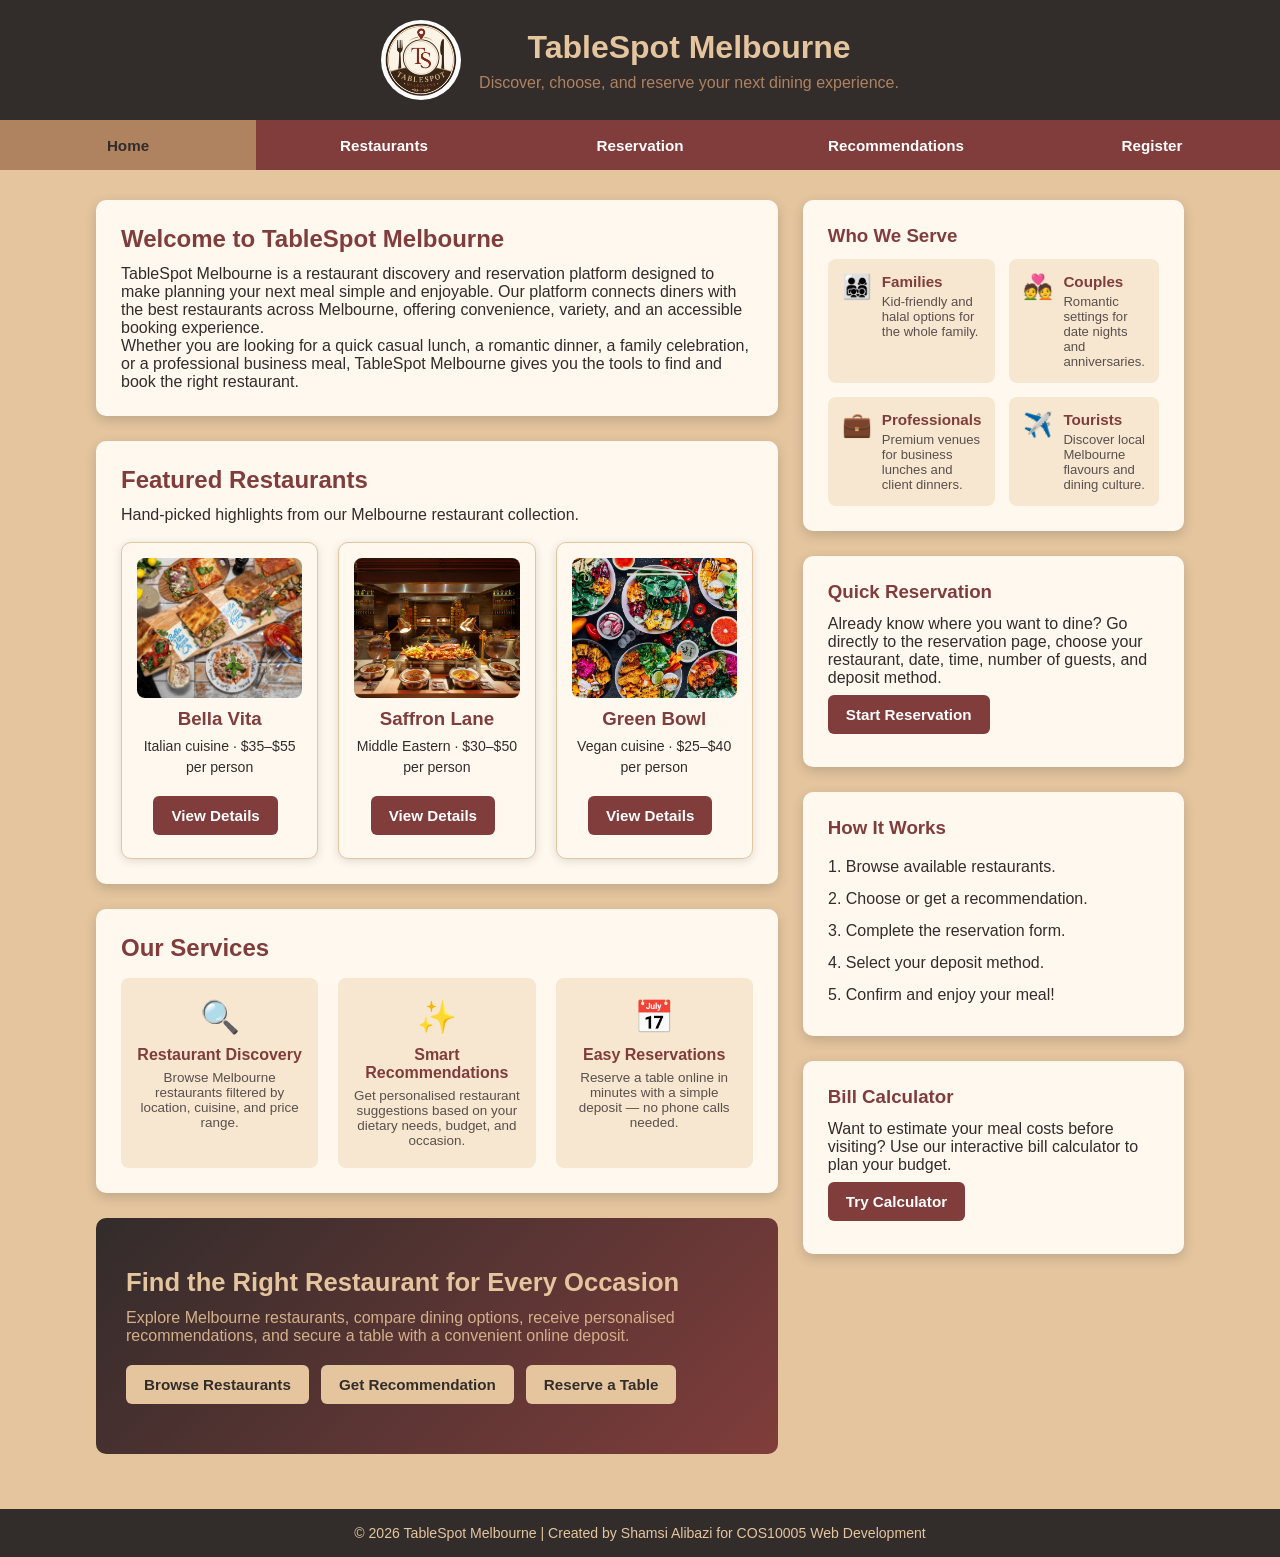
<file: index.html>
<!DOCTYPE html>
<html lang="en">
<!--
    TableSpot Melbourne – Home Page (index.html)
    COS10005 Web Development – Assignment 2
    Author: Shamsi Alibazi
-->
<head>
    <title>TableSpot Melbourne | Restaurant Discovery and Reservation</title>
    <meta charset="utf-8">
    <meta name="description" content="TableSpot Melbourne helps users discover restaurants, receive personalised recommendations, and reserve tables online.">
    <meta name="keywords" content="Melbourne restaurants, restaurant booking, dining, reservation, food recommendation">
    <meta name="author" content="Shamsi Alibazi">
    <meta name="viewport" content="width=device-width, initial-scale=1.0">
    <link href="css/style.css" rel="stylesheet">
    <script src="js/script.js" defer></script>
</head>

<body>

<!-- ========== HEADER ========== -->
<header>
    <img src="images/logo.png" alt="TableSpot Melbourne logo">
    <div>
        <h1>TableSpot Melbourne</h1>
        <p>Discover, choose, and reserve your next dining experience.</p>
    </div>
</header>

<!-- ========== NAVIGATION ========== -->
<nav>
    <!-- Mobile toggle button -->
    <button class="nav-toggle" id="navToggle" aria-label="Toggle navigation menu" aria-expanded="false">
        <span></span><span></span><span></span>
    </button>

    <ul id="navList">
        <li><a href="index.html" class="active">Home</a></li>
        <li><a href="restaurants.html">Restaurants</a></li>
        <li><a href="reservation.html">Reservation</a></li>
        <li><a href="recommend.html">Recommendations</a></li>
        <li><a href="register.html">Register</a></li>
    </ul>
</nav>

<!-- ========== MAIN LAYOUT ========== -->
<div class="container">

    <!-- Main content area -->
    <main>

        <!-- Welcome / platform intro -->
        <section class="card">
            <h2>Welcome to TableSpot Melbourne</h2>
            <p>
                TableSpot Melbourne is a restaurant discovery and reservation platform
                designed to make planning your next meal simple and enjoyable.
                Our platform connects diners with the best restaurants across Melbourne,
                offering convenience, variety, and an accessible booking experience.
            </p>
            <p>
                Whether you are looking for a quick casual lunch, a romantic dinner,
                a family celebration, or a professional business meal,
                TableSpot Melbourne gives you the tools to find and book the right restaurant.
            </p>
        </section>

        <!-- Featured restaurants preview -->
        <section class="card">
            <h2>Featured Restaurants</h2>
            <p style="margin-bottom:18px;">Hand-picked highlights from our Melbourne restaurant collection.</p>

            <div class="restaurant-preview">

                <article class="restaurant-card">
                    <img src="images/Bella_Vita.jpeg" alt="Handmade Italian pasta dish at Bella Vita restaurant">
                    <h3>Bella Vita</h3>
                    <p>Italian cuisine · $35–$55 per person</p>
                    <a href="restaurants.html" class="button">View Details</a>
                </article>

                <article class="restaurant-card">
                    <img src="images/Saffron Lane.jpg" alt="Middle Eastern food platter with kebabs and dips at Saffron Lane">
                    <h3>Saffron Lane</h3>
                    <p>Middle Eastern · $30–$50 per person</p>
                    <a href="restaurants.html" class="button">View Details</a>
                </article>

                <article class="restaurant-card">
                    <img src="images/Vegansaladbowl.jpg" alt="Fresh vegan salad bowl at Green Bowl Fitzroy">
                    <h3>Green Bowl</h3>
                    <p>Vegan cuisine · $25–$40 per person</p>
                    <a href="restaurants.html" class="button">View Details</a>
                </article>

            </div>
        </section>

        <!-- Services / what we offer -->
        <section class="card">
            <h2>Our Services</h2>
            <div class="services-grid">
                <div class="service-item">
                    <div class="icon">🔍</div>
                    <h4>Restaurant Discovery</h4>
                    <p>Browse Melbourne restaurants filtered by location, cuisine, and price range.</p>
                </div>
                <div class="service-item">
                    <div class="icon">✨</div>
                    <h4>Smart Recommendations</h4>
                    <p>Get personalised restaurant suggestions based on your dietary needs, budget, and occasion.</p>
                </div>
                <div class="service-item">
                    <div class="icon">📅</div>
                    <h4>Easy Reservations</h4>
                    <p>Reserve a table online in minutes with a simple deposit — no phone calls needed.</p>
                </div>
            </div>
        </section>

        <!-- Hero call to action -->
        <section class="hero">
            <div class="hero-content">
                <h2>Find the Right Restaurant for Every Occasion</h2>
                <p>
                    Explore Melbourne restaurants, compare dining options, receive personalised
                    recommendations, and secure a table with a convenient online deposit.
                </p>
                <div class="hero-buttons">
                    <a href="restaurants.html" class="button">Browse Restaurants</a>
                    <a href="recommend.html" class="button">Get Recommendation</a>
                    <a href="reservation.html" class="button">Reserve a Table</a>
                </div>
            </div>
        </section>

    </main>

    <!-- Sidebar -->
    <aside>

        <section class="card">
            <h3>Who We Serve</h3>
            <div class="users-grid">
                <div class="user-item">
                    <div class="icon">👨‍👩‍👧‍👦</div>
                    <div>
                        <h4>Families</h4>
                        <p>Kid-friendly and halal options for the whole family.</p>
                    </div>
                </div>
                <div class="user-item">
                    <div class="icon">💑</div>
                    <div>
                        <h4>Couples</h4>
                        <p>Romantic settings for date nights and anniversaries.</p>
                    </div>
                </div>
                <div class="user-item">
                    <div class="icon">💼</div>
                    <div>
                        <h4>Professionals</h4>
                        <p>Premium venues for business lunches and client dinners.</p>
                    </div>
                </div>
                <div class="user-item">
                    <div class="icon">✈️</div>
                    <div>
                        <h4>Tourists</h4>
                        <p>Discover local Melbourne flavours and dining culture.</p>
                    </div>
                </div>
            </div>
        </section>

        <section class="card">
            <h3>Quick Reservation</h3>
            <p>
                Already know where you want to dine? Go directly to the reservation page,
                choose your restaurant, date, time, number of guests, and deposit method.
            </p>
            <a href="reservation.html" class="button">Start Reservation</a>
        </section>

        <section class="card">
            <h3>How It Works</h3>
            <ol style="padding-left:18px; line-height:2;">
                <li>Browse available restaurants.</li>
                <li>Choose or get a recommendation.</li>
                <li>Complete the reservation form.</li>
                <li>Select your deposit method.</li>
                <li>Confirm and enjoy your meal!</li>
            </ol>
        </section>

        <section class="card">
            <h3>Bill Calculator</h3>
            <p>
                Want to estimate your meal costs before visiting?
                Use our interactive bill calculator to plan your budget.
            </p>
            <a href="bill.html" class="button">Try Calculator</a>
        </section>

    </aside>

</div><!-- end .container -->

<!-- ========== FOOTER ========== -->
<footer>
    <p>&copy; 2026 TableSpot Melbourne | Created by Shamsi Alibazi for COS10005 Web Development</p>
</footer>

</body>
</html>
</file>
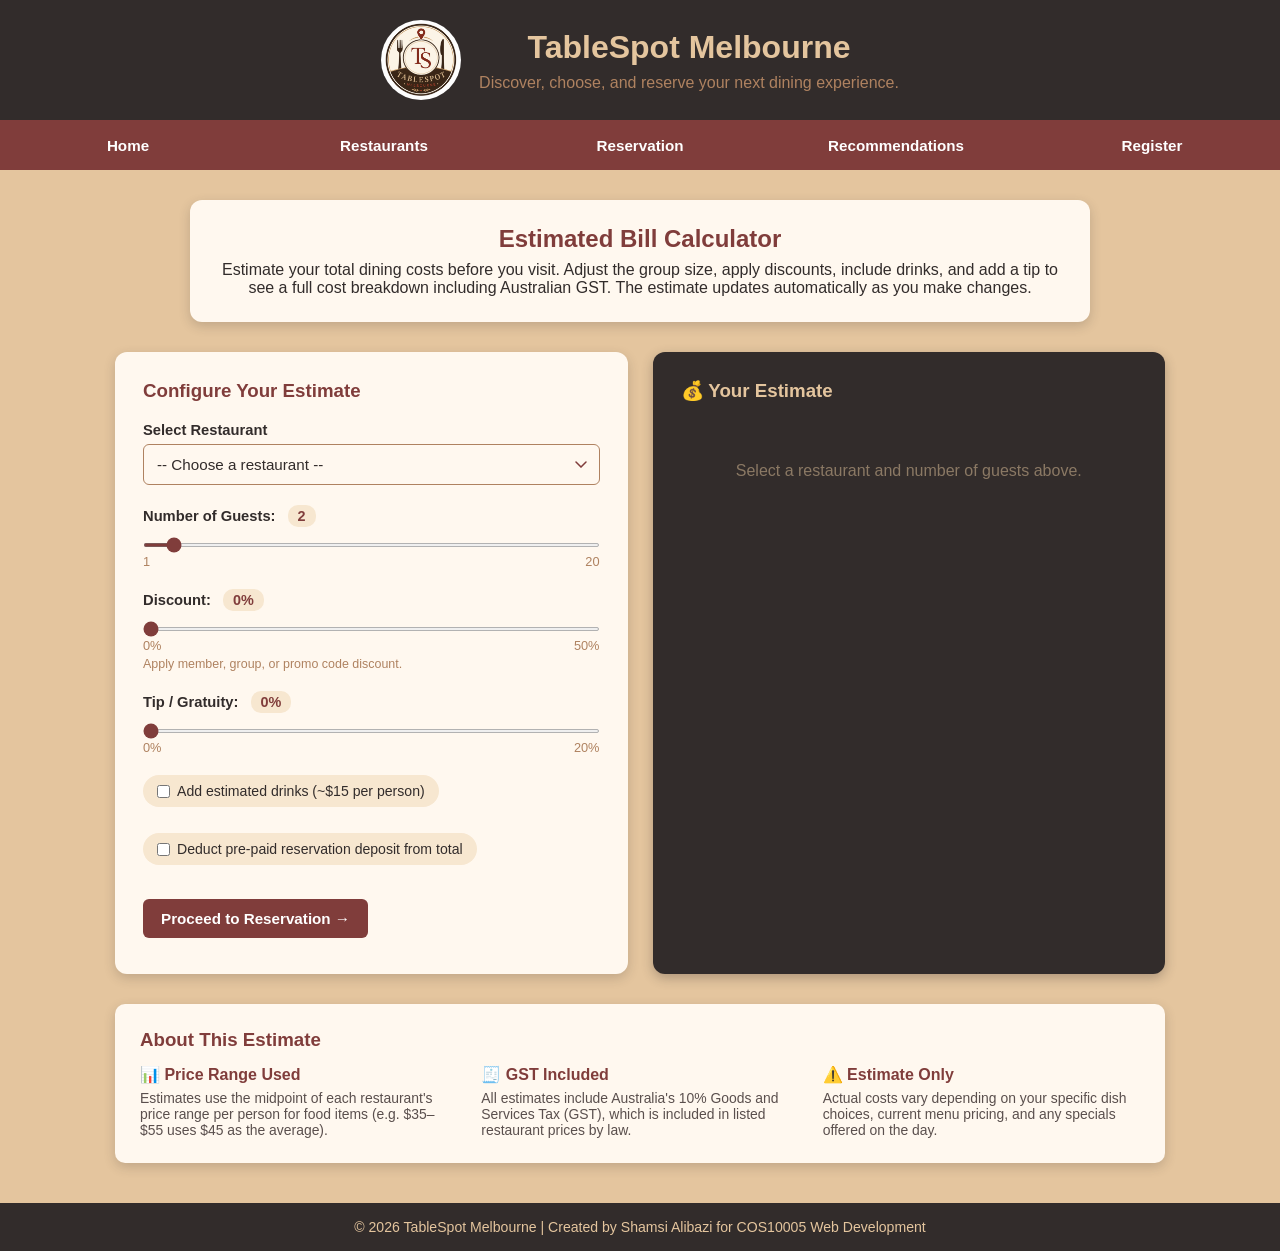
<file: bill.html>
<!DOCTYPE html>
<html lang="en">
<!--
    TableSpot Melbourne – Bill Calculator Page (bill.html)
    COS10005 Web Development – Assignment 2 (Bonus Page)
    Author: Shamsi Alibazi
-->
<head>
    <title>Bill Calculator | TableSpot Melbourne</title>
    <meta charset="utf-8">
    <meta name="description" content="Estimate your dining bill at any TableSpot Melbourne restaurant. Adjust group size, discounts, tip, and see a full GST breakdown.">
    <meta name="keywords" content="restaurant bill calculator Melbourne, dining cost estimate, TableSpot Melbourne">
    <meta name="author" content="Shamsi Alibazi">
    <meta name="viewport" content="width=device-width, initial-scale=1.0">
    <link href="css/style.css" rel="stylesheet">
    <script src="js/script.js" defer></script>
</head>

<body>

<!-- ========== HEADER ========== -->
<header>
    <img src="images/logo.png" alt="TableSpot Melbourne logo">
    <div>
        <h1>TableSpot Melbourne</h1>
        <p>Discover, choose, and reserve your next dining experience.</p>
    </div>
</header>

<!-- ========== NAVIGATION ========== -->
<nav>
    <button class="nav-toggle" id="navToggle" aria-label="Toggle navigation menu">
        <span></span><span></span><span></span>
    </button>
    <ul id="navList">
        <li><a href="index.html">Home</a></li>
        <li><a href="restaurants.html">Restaurants</a></li>
        <li><a href="reservation.html">Reservation</a></li>
        <li><a href="recommend.html">Recommendations</a></li>
        <li><a href="register.html">Register</a></li>
    </ul>
</nav>

<!-- ========== MAIN CONTENT ========== -->
<main>

    <section class="page-intro">
        <h2>Estimated Bill Calculator</h2>
        <p>
            Estimate your total dining costs before you visit.
            Adjust the group size, apply discounts, include drinks, and add a tip
            to see a full cost breakdown including Australian GST.
            The estimate updates automatically as you make changes.
        </p>
    </section>

    <div class="bill-layout">

        <!-- ===== INPUT PANEL ===== -->
        <section class="bill-form-card">
            <h3>Configure Your Estimate</h3>

            <!--
                Bill calculator form.
                All inputs are wired to recalcBill() in script.js.
                No submission needed — the estimate updates live.
            -->
            <form id="billForm" novalidate>

                <!-- Restaurant selection -->
                <div class="field">
                    <label for="billRestaurant">Select Restaurant</label>
                    <select id="billRestaurant" name="billRestaurant">
                        <option value="">-- Choose a restaurant --</option>
                        <option value="Bella Vita">Bella Vita – Italian ($35–$55/person)</option>
                        <option value="Saffron Lane">Saffron Lane – Middle Eastern ($30–$50/person)</option>
                        <option value="Green Bowl">Green Bowl – Vegan ($25–$40/person)</option>
                        <option value="Sakura House">Sakura House – Japanese ($40–$65/person)</option>
                        <option value="River Plate">River Plate – Modern Australian ($45–$70/person)</option>
                        <option value="Thai Orchid">Thai Orchid – Thai ($28–$45/person)</option>
                    </select>
                </div>

                <!-- Number of guests (range slider) -->
                <div class="field">
                    <label for="billPeople">
                        Number of Guests:
                        <span class="slider-value-display" id="peopleDisplay">2</span>
                    </label>
                    <input type="range"
                           id="billPeople"
                           name="billPeople"
                           min="1" max="20" value="2"
                           aria-label="Number of guests">
                    <div class="slider-label-row"><span>1</span><span>20</span></div>
                </div>

                <!-- Discount (range slider) -->
                <div class="field">
                    <label for="billDiscount">
                        Discount:
                        <span class="slider-value-display" id="discountDisplay">0%</span>
                    </label>
                    <input type="range"
                           id="billDiscount"
                           name="billDiscount"
                           min="0" max="50" step="5" value="0"
                           aria-label="Discount percentage">
                    <div class="slider-label-row"><span>0%</span><span>50%</span></div>
                    <span class="field-hint">Apply member, group, or promo code discount.</span>
                </div>

                <!-- Tip (range slider) -->
                <div class="field">
                    <label for="billTip">
                        Tip / Gratuity:
                        <span class="slider-value-display" id="tipDisplay">0%</span>
                    </label>
                    <input type="range"
                           id="billTip"
                           name="billTip"
                           min="0" max="20" step="5" value="0"
                           aria-label="Tip percentage">
                    <div class="slider-label-row"><span>0%</span><span>20%</span></div>
                </div>

                <!-- Include drinks estimate -->
                <div class="field">
                    <div class="checkbox-group">
                        <label>
                            <input type="checkbox" id="includeDrinks" name="includeDrinks">
                            Add estimated drinks (~$15 per person)
                        </label>
                    </div>
                </div>

                <!-- Deduct pre-paid deposit -->
                <div class="field">
                    <div class="checkbox-group">
                        <label>
                            <input type="checkbox" id="includeDeposit" name="includeDeposit">
                            Deduct pre-paid reservation deposit from total
                        </label>
                    </div>
                </div>

                <a href="reservation.html" class="button" style="margin-top:8px;display:inline-block;">
                    Proceed to Reservation →
                </a>

            </form>
        </section>

        <!-- ===== RESULT PANEL ===== -->
        <section class="bill-result-card" aria-live="polite" aria-label="Bill estimate">
            <h3>💰 Your Estimate</h3>

            <div id="billSummary">
                <div class="bill-placeholder">
                    <p>🍴 Select a restaurant and number of guests to see your estimated bill.</p>
                </div>
            </div>
        </section>

    </div><!-- end .bill-layout -->

    <!-- Explanation panel -->
    <section style="width:85%;max-width:1050px;margin:0 auto 40px;" class="card">
        <h3>About This Estimate</h3>
        <div style="display:grid;grid-template-columns:repeat(3,1fr);gap:24px;margin-top:14px;">
            <div>
                <h4 style="color:#803D3B;margin-bottom:6px;">📊 Price Range Used</h4>
                <p style="font-size:0.87rem;color:#5a4f4d;">
                    Estimates use the midpoint of each restaurant's price range per person
                    for food items (e.g. $35–$55 uses $45 as the average).
                </p>
            </div>
            <div>
                <h4 style="color:#803D3B;margin-bottom:6px;">🧾 GST Included</h4>
                <p style="font-size:0.87rem;color:#5a4f4d;">
                    All estimates include Australia's 10% Goods and Services Tax (GST),
                    which is included in listed restaurant prices by law.
                </p>
            </div>
            <div>
                <h4 style="color:#803D3B;margin-bottom:6px;">⚠️ Estimate Only</h4>
                <p style="font-size:0.87rem;color:#5a4f4d;">
                    Actual costs vary depending on your specific dish choices,
                    current menu pricing, and any specials offered on the day.
                </p>
            </div>
        </div>
    </section>

</main>

<!-- ========== FOOTER ========== -->
<footer>
    <p>&copy; 2026 TableSpot Melbourne | Created by Shamsi Alibazi for COS10005 Web Development</p>
</footer>

</body>
</html>
</file>
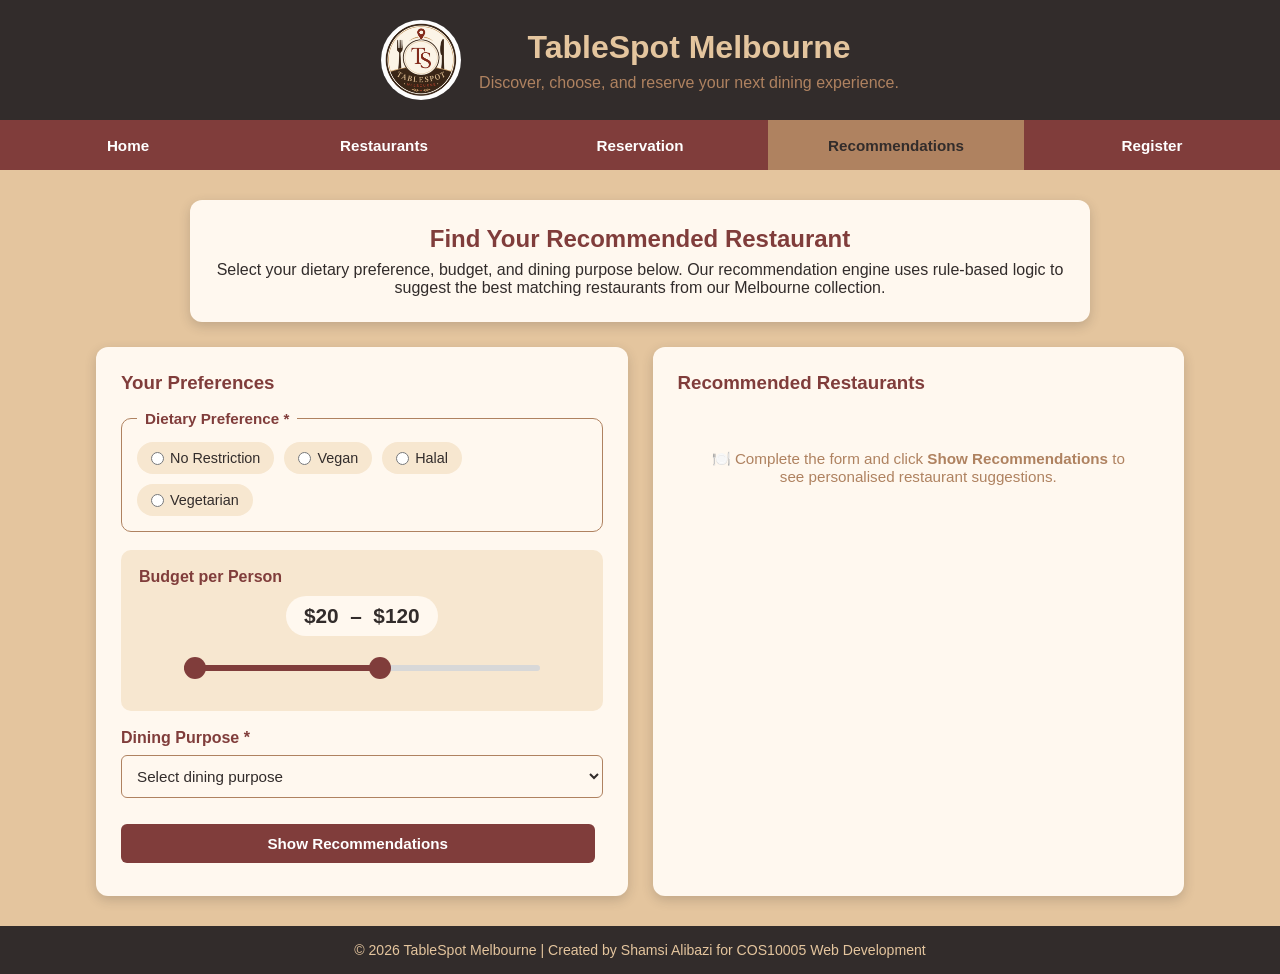
<file: recommend.html>
<!DOCTYPE html>
<html lang="en">
<!--
    TableSpot Melbourne – Recommendations Page (recommend.html)
    COS10005 Web Development – Assignment 2
    Author: Shamsi Alibazi
-->
<head>
    <title>Recommendations | TableSpot Melbourne</title>
    <meta charset="utf-8">
    <meta name="description" content="Get personalised restaurant recommendations in Melbourne based on dietary preference, budget range, and dining purpose.">
    <meta name="keywords" content="Melbourne restaurant recommendations, dining preferences, restaurant booking, TableSpot Melbourne">
    <meta name="author" content="Shamsi Alibazi">
    <meta name="viewport" content="width=device-width, initial-scale=1.0">
    <link href="css/style.css" rel="stylesheet">
    <script src="js/script.js" defer></script>
</head>

<body>

<!-- ========== HEADER ========== -->
<header>
    <img src="images/logo.png" alt="TableSpot Melbourne logo">
    <div>
        <h1>TableSpot Melbourne</h1>
        <p>Discover, choose, and reserve your next dining experience.</p>
    </div>
</header>

<!-- ========== NAVIGATION ========== -->
<nav>
    <button class="nav-toggle" id="navToggle" aria-label="Toggle navigation menu">
        <span></span><span></span><span></span>
    </button>
    <ul id="navList">
        <li><a href="index.html">Home</a></li>
        <li><a href="restaurants.html">Restaurants</a></li>
        <li><a href="reservation.html">Reservation</a></li>
        <li><a href="recommend.html" class="active">Recommendations</a></li>
        <li><a href="register.html">Register</a></li>
    </ul>
</nav>

<!-- ========== MAIN CONTENT ========== -->
<main>

    <!-- Page intro -->
    <section class="page-intro">
        <h2>Find Your Recommended Restaurant</h2>
        <p>
            Select your dietary preference, budget, and dining purpose below.
            Our recommendation engine uses rule-based logic to suggest the best
            matching restaurants from our Melbourne collection.
        </p>
    </section>

    <!-- Two-column layout: form | results -->
    <div class="recommendation-layout">

        <!-- Preference form -->
        <section class="recommendation-form-section">
            <h3>Your Preferences</h3>

            <form id="recommendForm" novalidate>

                <!-- Dietary preference (radio buttons) -->
                <fieldset class="form-group">
                    <legend>Dietary Preference <span style="color:#803D3B">*</span></legend>

                    <label>
                        <input type="radio" name="dietary" value="none" required>
                        No Restriction
                    </label>
                    <label>
                        <input type="radio" name="dietary" value="vegan">
                        Vegan
                    </label>
                    <label>
                        <input type="radio" name="dietary" value="halal">
                        Halal
                    </label>
                    <label>
                        <input type="radio" name="dietary" value="vegetarian">
                        Vegetarian
                    </label>
                </fieldset>

                <!-- Budget range (dual slider) -->
                <div class="budget-wrapper">
                    <label>Budget per Person</label>

                    <div class="budget-display">
                        <span id="minPriceText">$20</span>
                        &nbsp;–&nbsp;
                        <span id="maxPriceText">$120</span>
                    </div>

                    <div class="range-slider">
                        <div class="selected-range"></div>
                        <input type="range" id="minPrice" name="minPrice"
                               min="20" max="200" step="5" value="20"
                               aria-label="Minimum price per person">
                        <input type="range" id="maxPrice" name="maxPrice"
                               min="20" max="200" step="5" value="120"
                               aria-label="Maximum price per person">
                    </div>
                </div>

                <!-- Dining purpose -->
                <div>
                    <label for="purpose" style="display:block;font-weight:bold;color:#803D3B;margin-bottom:8px;">
                        Dining Purpose <span style="color:#803D3B">*</span>
                    </label>
                    <select id="purpose" name="purpose" required>
                        <option value="">Select dining purpose</option>
                        <option value="family">Family Dinner</option>
                        <option value="date">Romantic Date</option>
                        <option value="business">Business Meal</option>
                        <option value="casual">Casual Catch-up</option>
                    </select>
                </div>

                <button type="submit">Show Recommendations</button>
            </form>
        </section>

        <!-- Results panel -->
        <section class="recommendation-results" aria-live="polite" aria-label="Recommendation results">
            <h3>Recommended Restaurants</h3>

            <div id="recommendationOutput">
                <div class="results-placeholder">
                    <p>🍽️ Complete the form and click <strong>Show Recommendations</strong> to see personalised restaurant suggestions.</p>
                </div>
            </div>
        </section>

    </div><!-- end .recommendation-layout -->

</main>

<!-- ========== FOOTER ========== -->
<footer>
    <p>&copy; 2026 TableSpot Melbourne | Created by Shamsi Alibazi for COS10005 Web Development</p>
</footer>

</body>
</html>
</file>
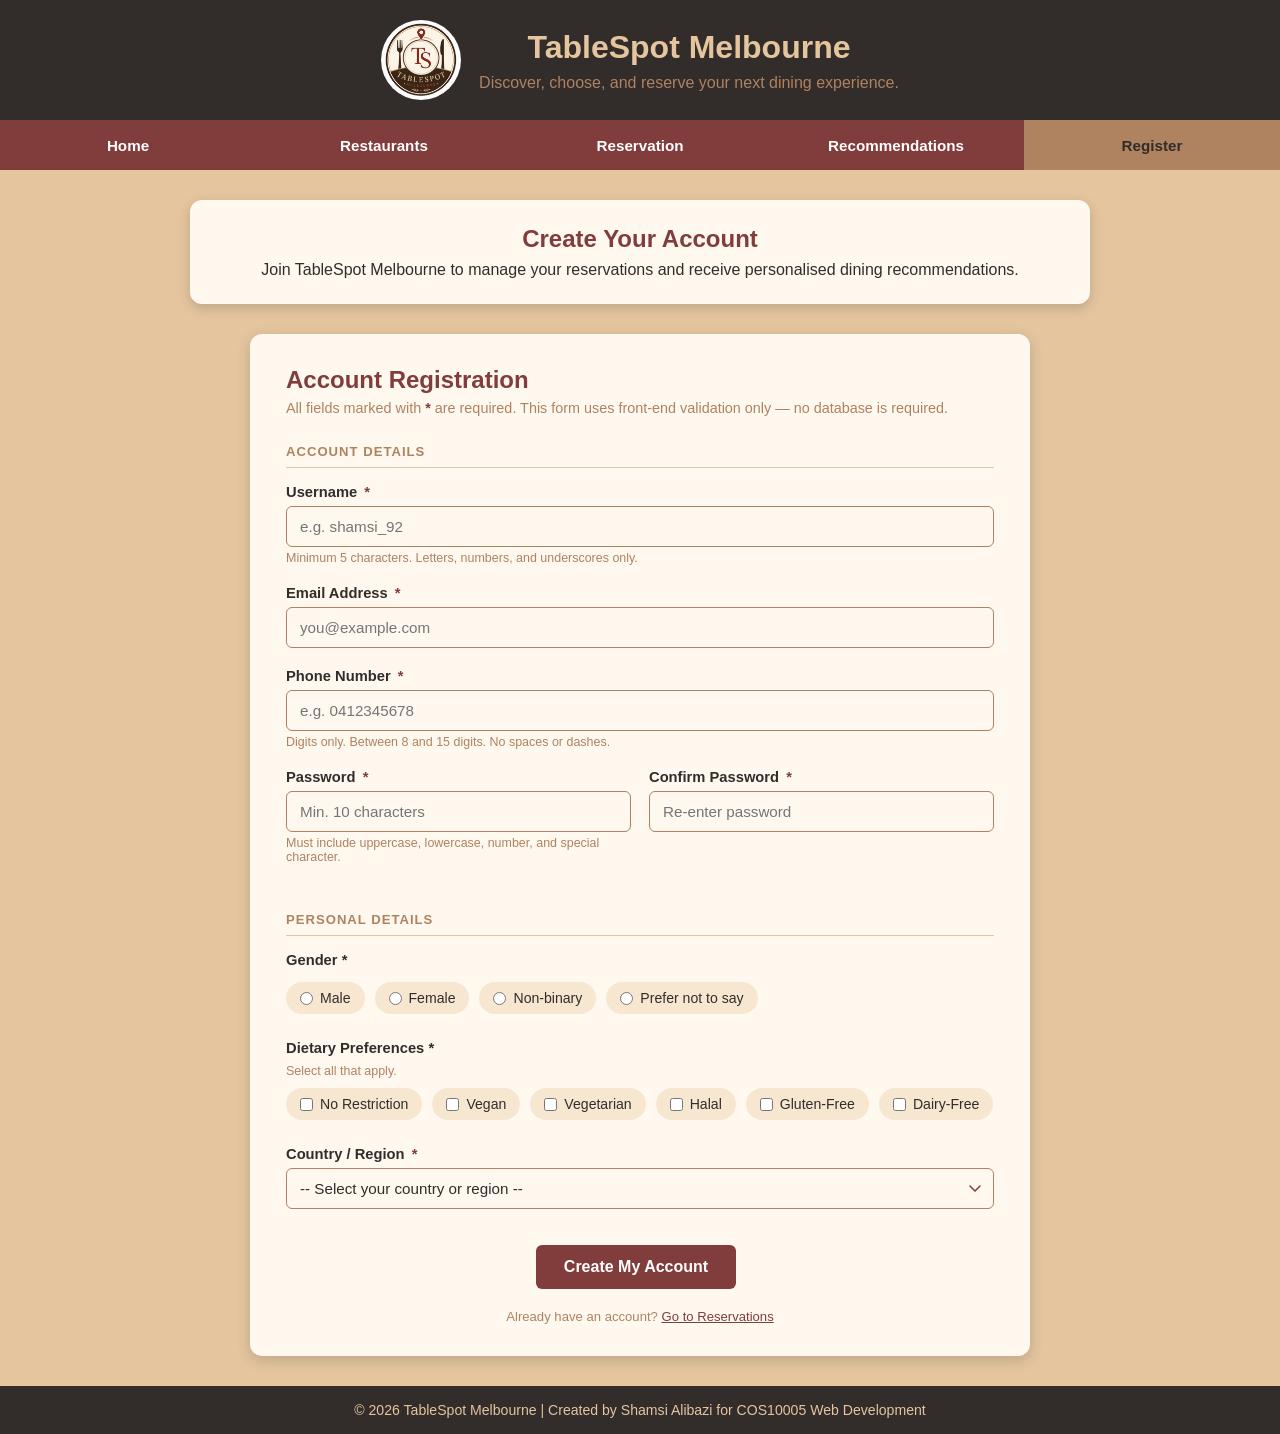
<file: register.html>
<!DOCTYPE html>
<html lang="en">
<!--
    TableSpot Melbourne – Registration Page (register.html)
    COS10005 Web Development – Assignment 2
    Author: Shamsi Alibazi
-->
<head>
    <title>Register | TableSpot Melbourne</title>
    <meta charset="utf-8">
    <meta name="description" content="Create a free TableSpot Melbourne account to save your favourite restaurants and manage your reservations.">
    <meta name="keywords" content="TableSpot Melbourne register, create account, restaurant booking account">
    <meta name="author" content="Shamsi Alibazi">
    <meta name="viewport" content="width=device-width, initial-scale=1.0">
    <link href="css/style.css" rel="stylesheet">
    <script src="js/script.js" defer></script>
</head>

<body>

<!-- ========== HEADER ========== -->
<header>
    <img src="images/logo.png" alt="TableSpot Melbourne logo">
    <div>
        <h1>TableSpot Melbourne</h1>
        <p>Discover, choose, and reserve your next dining experience.</p>
    </div>
</header>

<!-- ========== NAVIGATION ========== -->
<nav>
    <button class="nav-toggle" id="navToggle" aria-label="Toggle navigation menu">
        <span></span><span></span><span></span>
    </button>
    <ul id="navList">
        <li><a href="index.html">Home</a></li>
        <li><a href="restaurants.html">Restaurants</a></li>
        <li><a href="reservation.html">Reservation</a></li>
        <li><a href="recommend.html">Recommendations</a></li>
        <li><a href="register.html" class="active">Register</a></li>
    </ul>
</nav>

<!-- ========== MAIN CONTENT ========== -->
<main>

    <section class="page-intro">
        <h2>Create Your Account</h2>
        <p>Join TableSpot Melbourne to manage your reservations and receive personalised dining recommendations.</p>
    </section>

    <div class="form-page-container">
        <div class="form-card">
            <h2>Account Registration</h2>
            <span class="form-subtitle">
                All fields marked with <strong style="color:#803D3B;">*</strong> are required.
                This form uses front-end validation only — no database is required.
            </span>

            <!--
                Registration form.
                Note: Front-end only per assignment specification.
                All validation is performed by script.js.
                Action points to Mercury test endpoint.
            -->
            <form id="registerForm"
                  method="POST"
                  action="http://mercury.swin.edu.au/it000000/cos10005/regtest.php"
                  novalidate>

                <!-- ===== ACCOUNT DETAILS SECTION ===== -->
                <p class="form-section-title">Account Details</p>

                <!-- Username -->
                <div class="field">
                    <label for="username">
                        Username <span class="required">*</span>
                    </label>
                    <input type="text"
                           id="username"
                           name="username"
                           placeholder="e.g. shamsi_92"
                           autocomplete="username"
                           aria-describedby="usernameError usernameHint">
                    <span class="field-hint" id="usernameHint">
                        Minimum 5 characters. Letters, numbers, and underscores only.
                    </span>
                    <span class="error-msg" id="usernameError" role="alert"></span>
                </div>

                <!-- Email address -->
                <div class="field">
                    <label for="regEmail">
                        Email Address <span class="required">*</span>
                    </label>
                    <input type="email"
                           id="regEmail"
                           name="email"
                           placeholder="you@example.com"
                           autocomplete="email"
                           aria-describedby="regEmailError">
                    <span class="error-msg" id="regEmailError" role="alert"></span>
                </div>

                <!-- Phone number -->
                <div class="field">
                    <label for="regPhone">
                        Phone Number <span class="required">*</span>
                    </label>
                    <input type="tel"
                           id="regPhone"
                           name="phone"
                           placeholder="e.g. 0412345678"
                           autocomplete="tel"
                           aria-describedby="regPhoneError regPhoneHint">
                    <span class="field-hint" id="regPhoneHint">
                        Digits only. Between 8 and 15 digits. No spaces or dashes.
                    </span>
                    <span class="error-msg" id="regPhoneError" role="alert"></span>
                </div>

                <!-- Password and Confirm Password (side by side on desktop) -->
                <div class="field-row">
                    <div class="field">
                        <label for="password">
                            Password <span class="required">*</span>
                        </label>
                        <input type="password"
                               id="password"
                               name="password"
                               placeholder="Min. 10 characters"
                               autocomplete="new-password"
                               aria-describedby="passwordError passwordHint">
                        <span class="field-hint" id="passwordHint">
                            Must include uppercase, lowercase, number, and special character.
                        </span>
                        <span class="error-msg" id="passwordError" role="alert"></span>
                    </div>

                    <div class="field">
                        <label for="confirmPassword">
                            Confirm Password <span class="required">*</span>
                        </label>
                        <input type="password"
                               id="confirmPassword"
                               name="confirmPassword"
                               placeholder="Re-enter password"
                               autocomplete="new-password"
                               aria-describedby="confirmPasswordError">
                        <span class="error-msg" id="confirmPasswordError" role="alert"></span>
                    </div>
                </div>

                <!-- ===== PERSONAL DETAILS SECTION ===== -->
                <p class="form-section-title">Personal Details</p>

                <!-- Gender (radio buttons) -->
                <div class="field">
                    <fieldset style="border:none;padding:0;">
                        <legend style="font-weight:bold;color:#322C2B;font-size:0.92rem;margin-bottom:8px;">
                            Gender <span class="required">*</span>
                        </legend>
                        <div class="radio-group" role="radiogroup" aria-describedby="genderError">
                            <label>
                                <input type="radio" name="gender" value="male"> Male
                            </label>
                            <label>
                                <input type="radio" name="gender" value="female"> Female
                            </label>
                            <label>
                                <input type="radio" name="gender" value="non-binary"> Non-binary
                            </label>
                            <label>
                                <input type="radio" name="gender" value="prefer-not"> Prefer not to say
                            </label>
                        </div>
                        <span class="error-msg" id="genderError" role="alert"></span>
                    </fieldset>
                </div>

                <!-- Dietary Preferences (checkboxes) -->
                <div class="field">
                    <fieldset style="border:none;padding:0;">
                        <legend style="font-weight:bold;color:#322C2B;font-size:0.92rem;margin-bottom:4px;">
                            Dietary Preferences <span class="required">*</span>
                        </legend>
                        <span class="field-hint" style="margin-bottom:10px;display:block;">
                            Select all that apply.
                        </span>
                        <div class="checkbox-group" role="group" aria-describedby="dietaryPrefError">
                            <label>
                                <input type="checkbox" name="dietaryPref" value="none"> No Restriction
                            </label>
                            <label>
                                <input type="checkbox" name="dietaryPref" value="vegan"> Vegan
                            </label>
                            <label>
                                <input type="checkbox" name="dietaryPref" value="vegetarian"> Vegetarian
                            </label>
                            <label>
                                <input type="checkbox" name="dietaryPref" value="halal"> Halal
                            </label>
                            <label>
                                <input type="checkbox" name="dietaryPref" value="gluten-free"> Gluten-Free
                            </label>
                            <label>
                                <input type="checkbox" name="dietaryPref" value="dairy-free"> Dairy-Free
                            </label>
                        </div>
                        <span class="error-msg" id="dietaryPrefError" role="alert"></span>
                    </fieldset>
                </div>

                <!-- Country / Region -->
                <div class="field">
                    <label for="country">
                        Country / Region <span class="required">*</span>
                    </label>
                    <select id="country" name="country" aria-describedby="countryError">
                        <option value="">-- Select your country or region --</option>
                        <optgroup label="Oceania">
                            <option value="AU">Australia</option>
                            <option value="NZ">New Zealand</option>
                        </optgroup>
                        <optgroup label="Asia">
                            <option value="AF">Afghanistan</option>
                            <option value="CN">China</option>
                            <option value="IN">India</option>
                            <option value="IR">Iran</option>
                            <option value="ID">Indonesia</option>
                            <option value="JP">Japan</option>
                            <option value="KR">South Korea</option>
                            <option value="MY">Malaysia</option>
                            <option value="PK">Pakistan</option>
                            <option value="PH">Philippines</option>
                            <option value="SG">Singapore</option>
                            <option value="VN">Vietnam</option>
                        </optgroup>
                        <optgroup label="Europe">
                            <option value="DE">Germany</option>
                            <option value="FR">France</option>
                            <option value="IT">Italy</option>
                            <option value="GB">United Kingdom</option>
                        </optgroup>
                        <optgroup label="Americas">
                            <option value="CA">Canada</option>
                            <option value="US">United States</option>
                        </optgroup>
                        <optgroup label="Middle East">
                            <option value="AE">United Arab Emirates</option>
                            <option value="SA">Saudi Arabia</option>
                        </optgroup>
                        <optgroup label="Africa">
                            <option value="ZA">South Africa</option>
                        </optgroup>
                        <option value="OT">Other</option>
                    </select>
                    <span class="error-msg" id="countryError" role="alert"></span>
                </div>

                <!-- ===== SUBMIT ===== -->
                <div class="form-submit">
                    <button type="submit">Create My Account</button>
                    <p class="form-note">
                        Already have an account?
                        <a href="reservation.html">Go to Reservations</a>
                    </p>
                </div>

            </form>
        </div>
    </div>

</main>

<!-- ========== FOOTER ========== -->
<footer>
    <p>&copy; 2026 TableSpot Melbourne | Created by Shamsi Alibazi for COS10005 Web Development</p>
</footer>

</body>
</html>
</file>
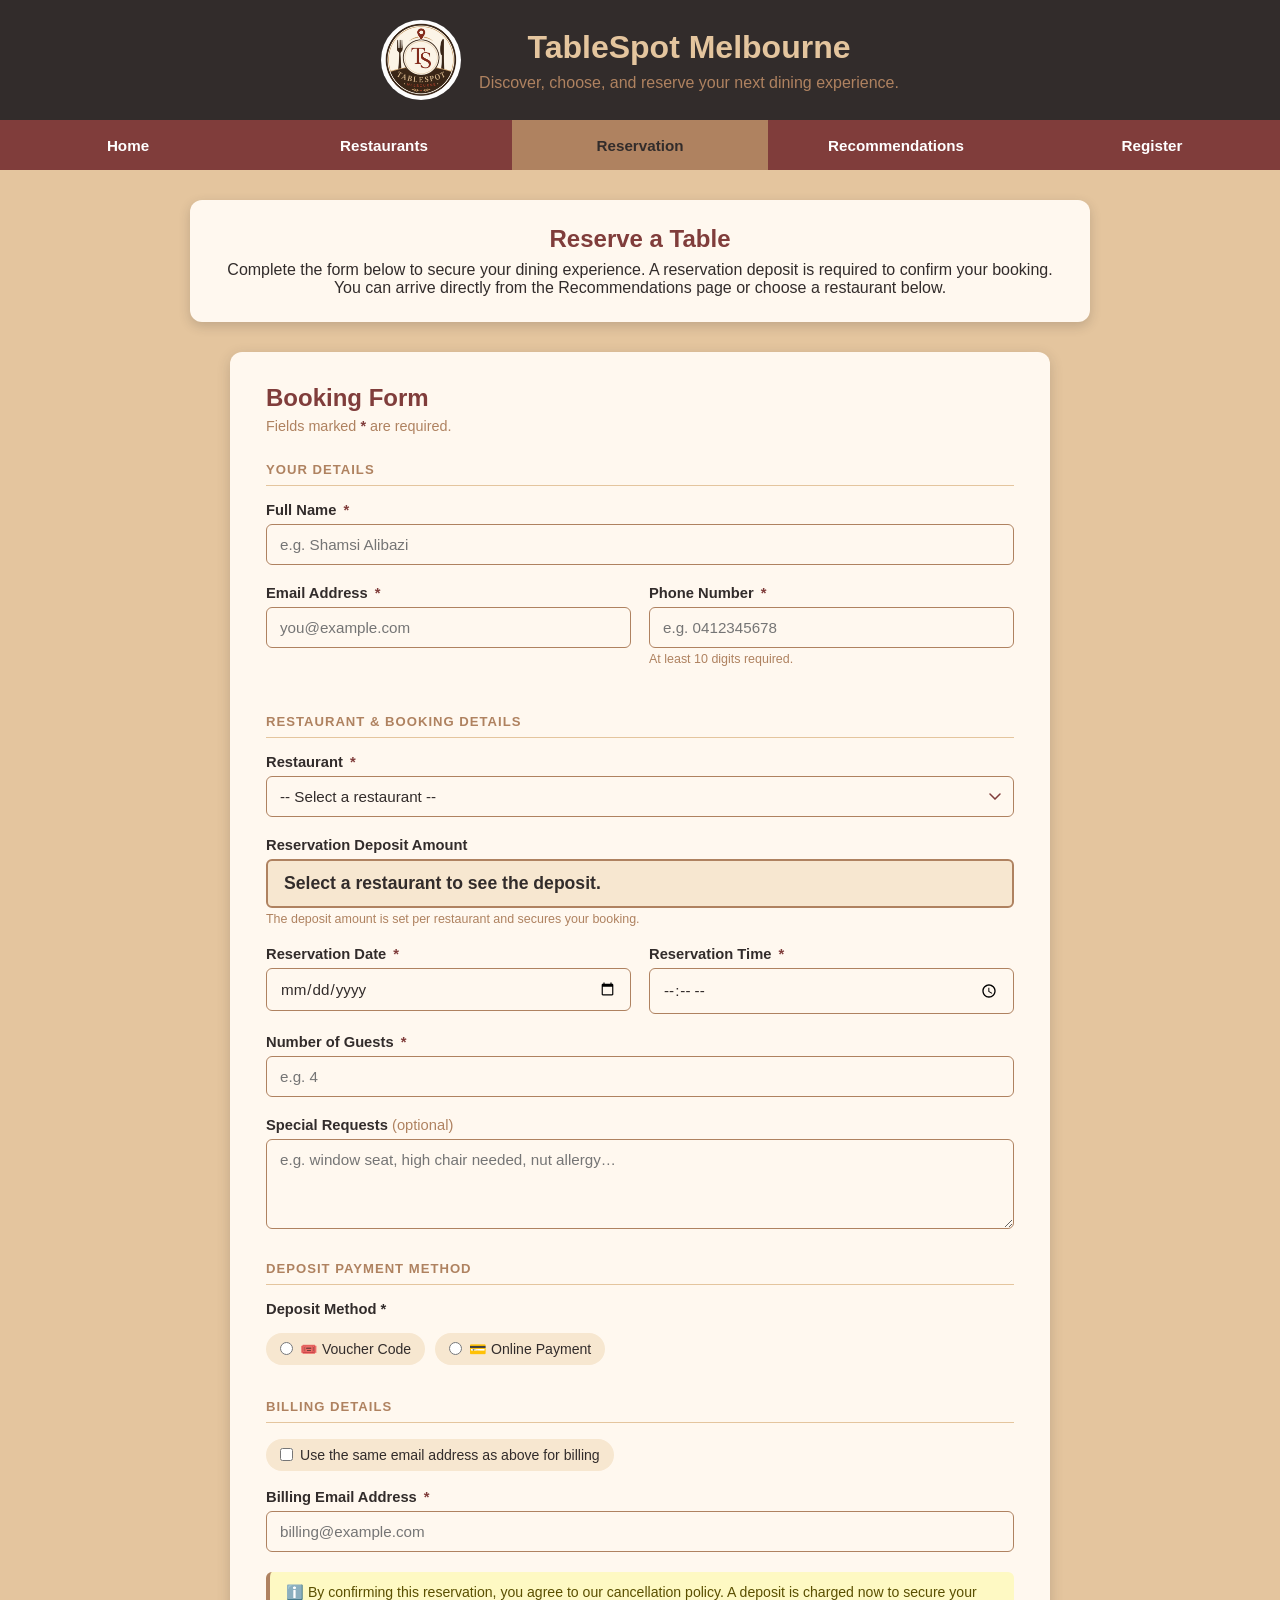
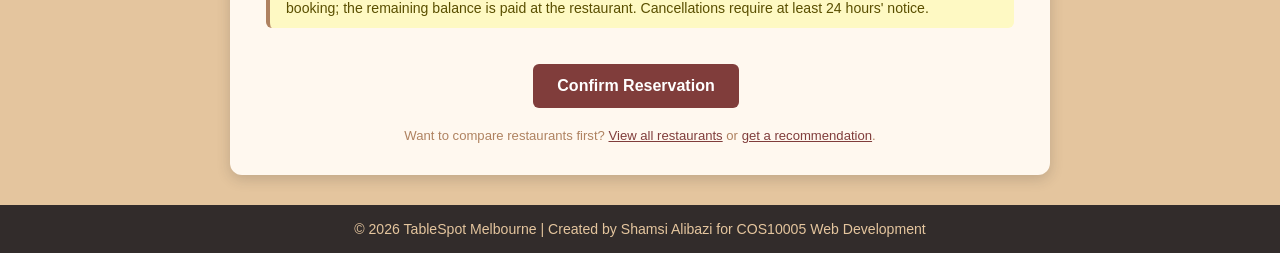
<file: reservation.html>
<!DOCTYPE html>
<html lang="en">
<!--
    TableSpot Melbourne – Reservation Page (reservation.html)
    COS10005 Web Development – Assignment 2
    Author: Shamsi Alibazi
-->
<head>
    <title>Reservation | TableSpot Melbourne</title>
    <meta charset="utf-8">
    <meta name="description" content="Reserve a table at your chosen Melbourne restaurant through TableSpot. Select date, time, guests, and pay a small deposit.">
    <meta name="keywords" content="restaurant reservation Melbourne, table booking, online reservation, TableSpot Melbourne">
    <meta name="author" content="Shamsi Alibazi">
    <meta name="viewport" content="width=device-width, initial-scale=1.0">
    <link href="css/style.css" rel="stylesheet">
    <script src="js/script.js" defer></script>
</head>

<body>

<!-- ========== HEADER ========== -->
<header>
    <img src="images/logo.png" alt="TableSpot Melbourne logo">
    <div>
        <h1>TableSpot Melbourne</h1>
        <p>Discover, choose, and reserve your next dining experience.</p>
    </div>
</header>

<!-- ========== NAVIGATION ========== -->
<nav>
    <button class="nav-toggle" id="navToggle" aria-label="Toggle navigation menu">
        <span></span><span></span><span></span>
    </button>
    <ul id="navList">
        <li><a href="index.html">Home</a></li>
        <li><a href="restaurants.html">Restaurants</a></li>
        <li><a href="reservation.html" class="active">Reservation</a></li>
        <li><a href="recommend.html">Recommendations</a></li>
        <li><a href="register.html">Register</a></li>
    </ul>
</nav>

<!-- ========== MAIN CONTENT ========== -->
<main>

    <section class="page-intro">
        <h2>Reserve a Table</h2>
        <p>
            Complete the form below to secure your dining experience.
            A reservation deposit is required to confirm your booking.
            You can arrive directly from the Recommendations page or choose a restaurant below.
        </p>
    </section>

    <div class="form-page-container" style="max-width:820px;">
        <div class="form-card">
            <h2>Booking Form</h2>
            <span class="form-subtitle">
                Fields marked <strong style="color:#803D3B;">*</strong> are required.
            </span>

            <!--
                Reservation form
                method="POST" and action per assignment specification.
            -->
            <form id="reservationForm"
                  method="POST"
                  action="http://mercury.swin.edu.au/it000000/cos10005/regtest.php"
                  novalidate>

                <!-- ===== PERSONAL DETAILS ===== -->
                <p class="form-section-title">Your Details</p>

                <!-- Full name -->
                <div class="field">
                    <label for="fullName">Full Name <span class="required">*</span></label>
                    <input type="text"
                           id="fullName"
                           name="fullName"
                           placeholder="e.g. Shamsi Alibazi"
                           autocomplete="name"
                           aria-describedby="fullNameError">
                    <span class="error-msg" id="fullNameError" role="alert"></span>
                </div>

                <div class="field-row">
                    <!-- Email -->
                    <div class="field">
                        <label for="resEmail">Email Address <span class="required">*</span></label>
                        <input type="email"
                               id="resEmail"
                               name="email"
                               placeholder="you@example.com"
                               autocomplete="email"
                               aria-describedby="resEmailError">
                        <span class="error-msg" id="resEmailError" role="alert"></span>
                    </div>

                    <!-- Phone -->
                    <div class="field">
                        <label for="resPhone">Phone Number <span class="required">*</span></label>
                        <input type="tel"
                               id="resPhone"
                               name="phone"
                               placeholder="e.g. 0412345678"
                               autocomplete="tel"
                               aria-describedby="resPhoneError resPhoneHint">
                        <span class="field-hint" id="resPhoneHint">At least 10 digits required.</span>
                        <span class="error-msg" id="resPhoneError" role="alert"></span>
                    </div>
                </div>

                <!-- ===== RESTAURANT SELECTION ===== -->
                <p class="form-section-title">Restaurant &amp; Booking Details</p>

                <!--
                    Restaurant dropdown.
                    Pre-filled from URL query string (?restaurant=...) or localStorage
                    when arriving from recommendations page or home page.
                    User can always change the selection here.
                -->
                <div class="field">
                    <label for="restaurant">Restaurant <span class="required">*</span></label>
                    <select id="restaurant" name="restaurant" aria-describedby="restaurantError">
                        <option value="">-- Select a restaurant --</option>
                        <option value="Bella Vita">Bella Vita – Italian | $35–$55/person | Deposit $20</option>
                        <option value="Saffron Lane">Saffron Lane – Middle Eastern | $30–$50/person | Deposit $15</option>
                        <option value="Green Bowl">Green Bowl – Vegan | $25–$40/person | Deposit $10</option>
                        <option value="Sakura House">Sakura House – Japanese | $40–$65/person | Deposit $25</option>
                        <option value="River Plate">River Plate – Modern Australian | $45–$70/person | Deposit $30</option>
                        <option value="Thai Orchid">Thai Orchid – Thai | $28–$45/person | Deposit $15</option>
                    </select>
                    <span class="error-msg" id="restaurantError" role="alert"></span>
                </div>

                <!-- Deposit display – dynamically updated when restaurant changes -->
                <div class="field">
                    <label>Reservation Deposit Amount</label>
                    <div class="deposit-box" id="depositDisplay" aria-live="polite">
                        Select a restaurant to see the deposit amount.
                    </div>
                    <span class="field-hint">
                        The deposit amount is set per restaurant and secures your booking.
                    </span>
                </div>

                <!-- Date and Time -->
                <div class="field-row">
                    <div class="field">
                        <label for="resDate">Reservation Date <span class="required">*</span></label>
                        <input type="date"
                               id="resDate"
                               name="date"
                               aria-describedby="resDateError">
                        <span class="error-msg" id="resDateError" role="alert"></span>
                    </div>

                    <div class="field">
                        <label for="resTime">Reservation Time <span class="required">*</span></label>
                        <input type="time"
                               id="resTime"
                               name="time"
                               min="11:00"
                               max="22:00"
                               aria-describedby="resTimeError">
                        <span class="error-msg" id="resTimeError" role="alert"></span>
                    </div>
                </div>

                <!-- Number of people -->
                <div class="field">
                    <label for="numPeople">Number of Guests <span class="required">*</span></label>
                    <input type="number"
                           id="numPeople"
                           name="numPeople"
                           min="1"
                           max="50"
                           placeholder="e.g. 4"
                           aria-describedby="numPeopleError">
                    <span class="error-msg" id="numPeopleError" role="alert"></span>
                </div>

                <!-- Special requests (optional) -->
                <div class="field">
                    <label for="specialRequests">
                        Special Requests
                        <span style="color:#AF8260;font-weight:normal;">(optional)</span>
                    </label>
                    <textarea id="specialRequests"
                              name="specialRequests"
                              placeholder="e.g. window seat, high chair needed, nut allergy…"></textarea>
                </div>

                <!-- ===== DEPOSIT PAYMENT ===== -->
                <p class="form-section-title">Deposit Payment Method</p>

                <!--
                    Payment method radios.
                    Selecting "Voucher" shows voucher code field.
                    Selecting "Online Payment" shows card type + card number fields.
                    Handled by script.js togglePaymentFields().
                -->
                <div class="field">
                    <fieldset style="border:none;padding:0;">
                        <legend style="font-weight:bold;color:#322C2B;font-size:0.92rem;margin-bottom:10px;">
                            Deposit Method <span class="required">*</span>
                        </legend>
                        <div class="radio-group" role="radiogroup" aria-describedby="paymentError">
                            <label>
                                <input type="radio" name="paymentMethod" value="voucher" id="payVoucher">
                                🎟️ Voucher Code
                            </label>
                            <label>
                                <input type="radio" name="paymentMethod" value="online" id="payOnline">
                                💳 Online Payment
                            </label>
                        </div>
                        <span class="error-msg" id="paymentError" role="alert"></span>
                    </fieldset>
                </div>

                <!-- Voucher code field – shown only when Voucher is selected -->
                <div class="field conditional-field" id="voucherField">
                    <label for="voucherCode">Voucher Code</label>
                    <input type="text"
                           id="voucherCode"
                           name="voucherCode"
                           placeholder="Enter 12-digit voucher code"
                           maxlength="12"
                           aria-describedby="voucherHint">
                    <span class="field-hint" id="voucherHint">
                        12-character alphanumeric code found on your voucher.
                    </span>
                </div>

                <!-- Card type – shown only when Online Payment is selected -->
                <div class="field conditional-field" id="cardTypeField">
                    <label for="cardType">Card Type <span class="required">*</span></label>
                    <select id="cardType" name="cardType" aria-describedby="cardTypeError">
                        <option value="">-- Select card type --</option>
                        <option value="visa">Visa (16 digits)</option>
                        <option value="mastercard">Mastercard (16 digits)</option>
                        <option value="amex">American Express (15 digits)</option>
                    </select>
                    <span class="error-msg" id="cardTypeError" role="alert"></span>
                </div>

                <!-- Card number – shown only when Online Payment is selected -->
                <div class="field conditional-field" id="cardField">
                    <label for="cardNumber">Credit Card Number <span class="required">*</span></label>
                    <input type="text"
                           id="cardNumber"
                           name="cardNumber"
                           placeholder="Digits only — use fake card number for testing"
                           maxlength="16"
                           aria-describedby="cardNumberError cardNumberHint">
                    <span class="field-hint" id="cardNumberHint">
                        ⚠️ Use test/fake card numbers only. Visa/Mastercard: 16 digits. Amex: 15 digits.
                    </span>
                    <span class="error-msg" id="cardNumberError" role="alert"></span>
                </div>

                <!-- ===== BILLING DETAILS ===== -->
                <p class="form-section-title">Billing Details</p>

                <!--
                    "Same as contact email" checkbox.
                    When checked, billing email is auto-filled from resEmail and made read-only.
                    When unchecked, billing email field is cleared and editable again.
                    Handled by script.js.
                -->
                <div class="field">
                    <div class="checkbox-group" style="margin-bottom:12px;">
                        <label>
                            <input type="checkbox" id="sameEmail" name="sameEmail">
                            Use the same email address as above for billing
                        </label>
                    </div>

                    <label for="billingEmail">Billing Email Address <span class="required">*</span></label>
                    <input type="email"
                           id="billingEmail"
                           name="billingEmail"
                           placeholder="billing@example.com"
                           autocomplete="email"
                           aria-describedby="billingEmailError">
                    <span class="error-msg" id="billingEmailError" role="alert"></span>
                </div>

                <!-- Info note -->
                <div class="info-box">
                    ℹ️ By confirming this reservation, you agree to our cancellation policy.
                    A deposit is charged now to secure your booking; the remaining balance is paid at the restaurant.
                    Cancellations require at least 24 hours' notice.
                </div>

                <!-- ===== SUBMIT ===== -->
                <div class="form-submit">
                    <button type="submit">Confirm Reservation</button>
                    <p class="form-note">
                        Want to compare restaurants first?
                        <a href="restaurants.html">View all restaurants</a> or
                        <a href="recommend.html">get a recommendation</a>.
                    </p>
                </div>

            </form>
        </div>
    </div>

</main>

<!-- ========== FOOTER ========== -->
<footer>
    <p>&copy; 2026 TableSpot Melbourne | Created by Shamsi Alibazi for COS10005 Web Development</p>
</footer>

</body>
</html>
</file>
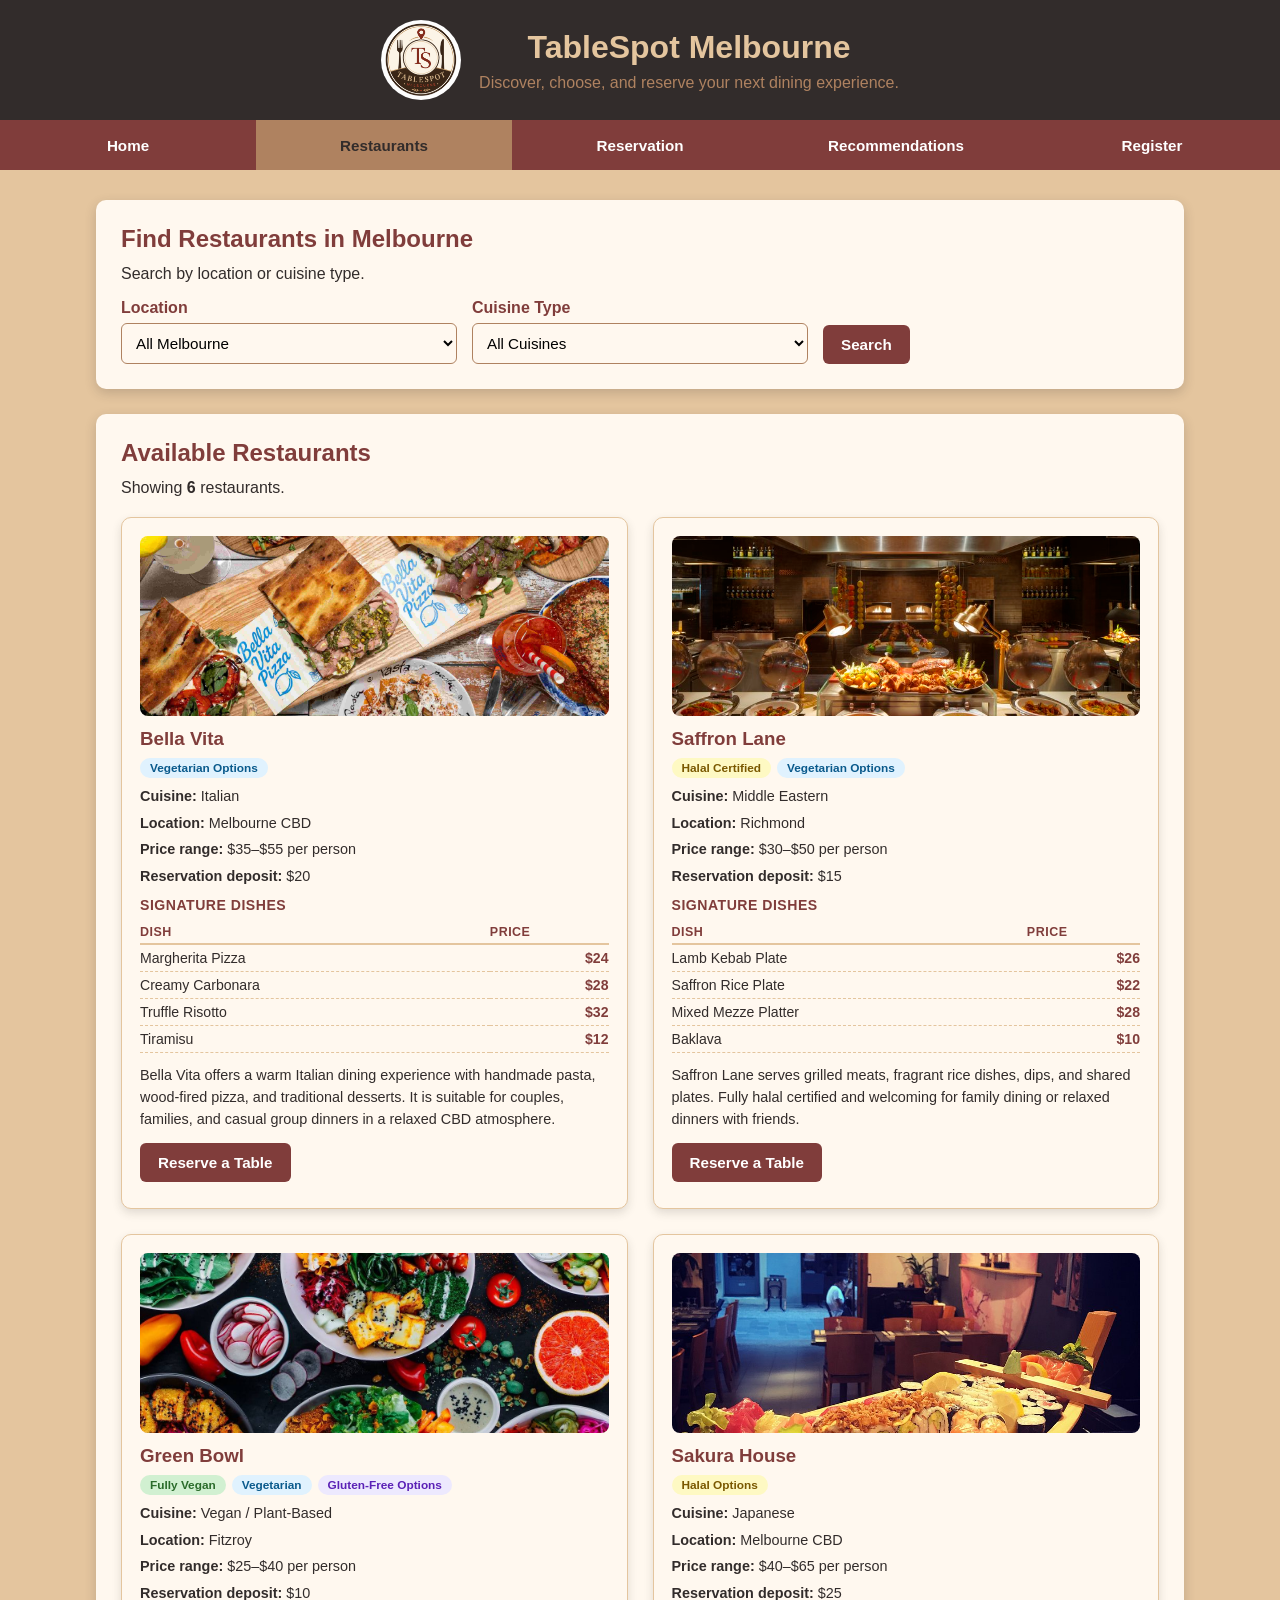
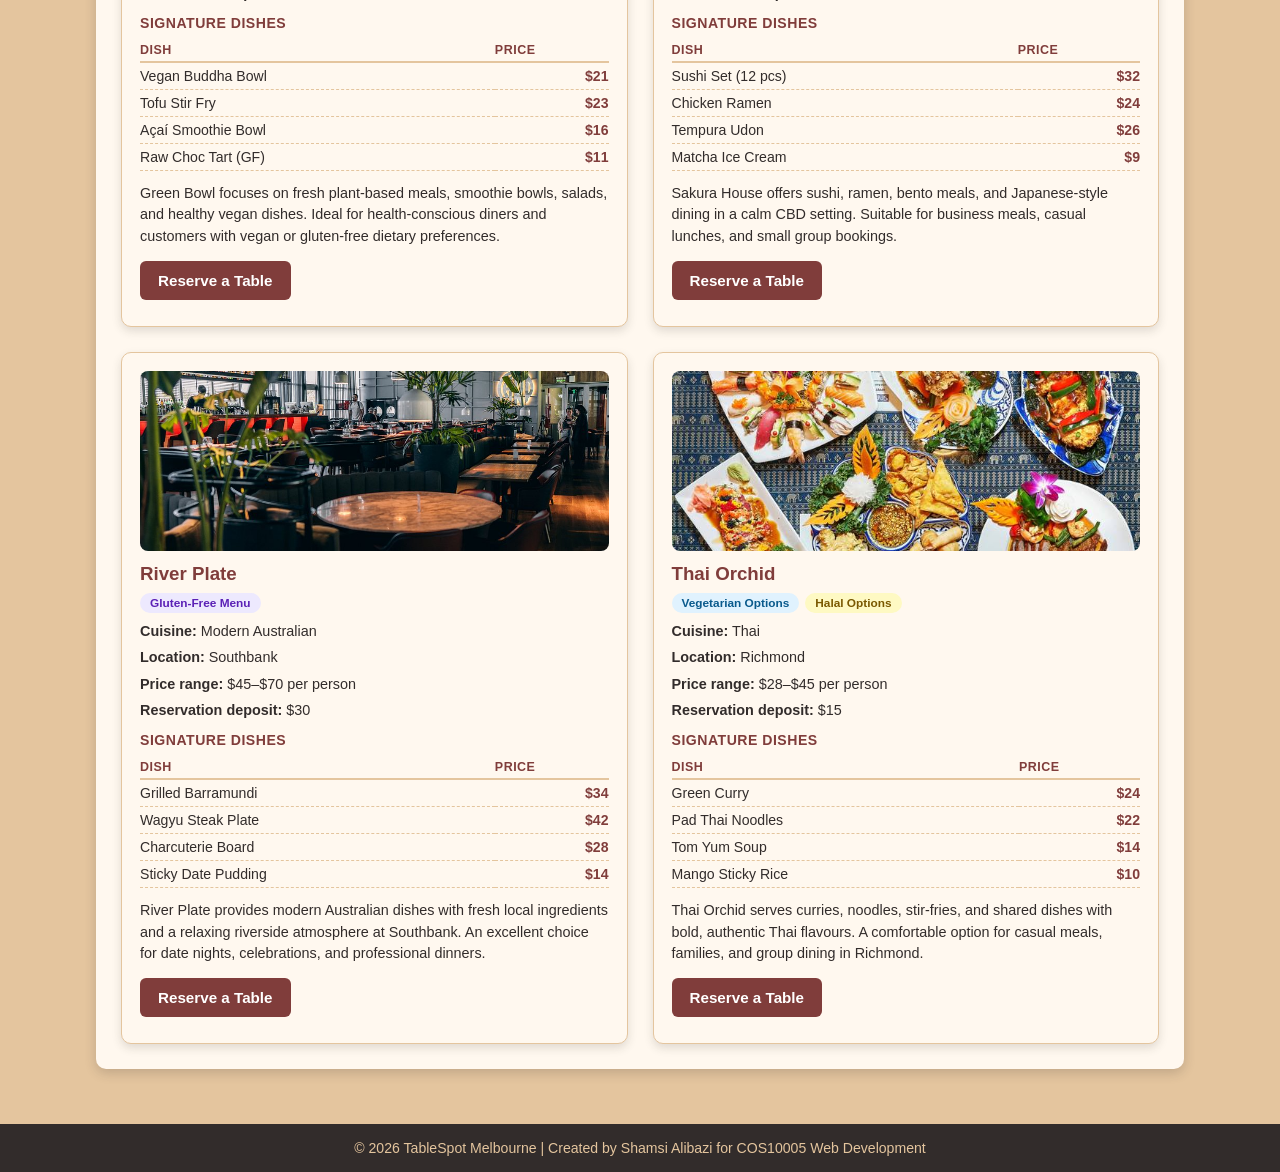
<file: restaurants.html>
<!DOCTYPE html>
<html lang="en">
<!--
    TableSpot Melbourne – Restaurants Page (restaurants.html)
    COS10005 Web Development – Assignment 2
    Author: Shamsi Alibazi
-->
<head>
    <title>Restaurants | TableSpot Melbourne</title>
    <meta charset="utf-8">
    <meta name="description" content="Browse Melbourne restaurants by location, cuisine, price range, and reservation deposit.">
    <meta name="keywords" content="Melbourne restaurants, restaurant listing, dining, booking, reservation">
    <meta name="author" content="Shamsi Alibazi">
    <meta name="viewport" content="width=device-width, initial-scale=1.0">
    <link href="css/style.css" rel="stylesheet">
    <script src="js/script.js" defer></script>
</head>

<body>

<!-- ========== HEADER ========== -->
<header>
    <img src="images/logo.png" alt="TableSpot Melbourne logo">
    <div>
        <h1>TableSpot Melbourne</h1>
        <p>Discover, choose, and reserve your next dining experience.</p>
    </div>
</header>

<!-- ========== NAVIGATION ========== -->
<nav>
    <button class="nav-toggle" id="navToggle" aria-label="Toggle navigation menu">
        <span></span><span></span><span></span>
    </button>
    <ul id="navList">
        <li><a href="index.html">Home</a></li>
        <li><a href="restaurants.html" class="active">Restaurants</a></li>
        <li><a href="reservation.html">Reservation</a></li>
        <li><a href="recommend.html">Recommendations</a></li>
        <li><a href="register.html">Register</a></li>
    </ul>
</nav>

<!-- ========== MAIN CONTENT ========== -->
<main class="page-container">

    <!-- Search / filter -->
    <section class="restaurant-search card">
        <h2>Find Restaurants in Melbourne</h2>
        <p style="margin-bottom:16px;">Search by location or cuisine type.</p>

        <form id="restaurantSearchForm">
            <div class="search-row">
                <div>
                    <label for="locationFilter">Location</label>
                    <select id="locationFilter">
                        <option value="all">All Melbourne</option>
                        <option value="cbd">Melbourne CBD</option>
                        <option value="richmond">Richmond</option>
                        <option value="fitzroy">Fitzroy</option>
                        <option value="southbank">Southbank</option>
                    </select>
                </div>

                <div>
                    <label for="cuisineFilter">Cuisine Type</label>
                    <select id="cuisineFilter">
                        <option value="all">All Cuisines</option>
                        <option value="italian">Italian</option>
                        <option value="middle-eastern">Middle Eastern</option>
                        <option value="vegan">Vegan</option>
                        <option value="japanese">Japanese</option>
                        <option value="modern-australian">Modern Australian</option>
                        <option value="thai">Thai</option>
                    </select>
                </div>

                <div style="display:flex;align-items:flex-end;">
                    <button type="submit" class="button" style="margin:0;">Search</button>
                </div>
            </div>
        </form>
    </section>

    <!-- ===== RESTAURANT LISTING ===== -->
    <section class="card">
        <h2>Available Restaurants</h2>
        <p style="margin-bottom:20px;">Showing <strong id="resultCount">6</strong> restaurants.</p>

        <div class="restaurant-grid" id="restaurantGrid">

            <!-- ===== 1. Bella Vita ===== -->
            <article class="restaurant-card" id="BellaVita"
                     data-location="cbd" data-cuisine="italian">
                <img src="images/Bella_Vita.jpeg"
                     alt="Handmade pasta and wood-fired pizza at Bella Vita Italian restaurant in Melbourne CBD">
                <h3>Bella Vita</h3>

                <div class="dietary-badges">
                    <span class="badge badge-vegetarian">Vegetarian Options</span>
                </div>

                <p><strong>Cuisine:</strong> Italian</p>
                <p><strong>Location:</strong> Melbourne CBD</p>
                <p><strong>Price range:</strong> $35–$55 per person</p>
                <p><strong>Reservation deposit:</strong> $20</p>

                <h4 style="margin:10px 0 6px;color:#803D3B;font-size:0.88rem;text-transform:uppercase;letter-spacing:0.5px;">Signature Dishes</h4>
                <table class="dishes-table">
                    <thead>
                        <tr><th>Dish</th><th>Price</th></tr>
                    </thead>
                    <tbody>
                        <tr><td>Margherita Pizza</td><td>$24</td></tr>
                        <tr><td>Creamy Carbonara</td><td>$28</td></tr>
                        <tr><td>Truffle Risotto</td><td>$32</td></tr>
                        <tr><td>Tiramisu</td><td>$12</td></tr>
                    </tbody>
                </table>

                <p>
                    Bella Vita offers a warm Italian dining experience with handmade pasta,
                    wood-fired pizza, and traditional desserts. It is suitable for couples,
                    families, and casual group dinners in a relaxed CBD atmosphere.
                </p>

                <a href="reservation.html?restaurant=Bella%20Vita" class="button">Reserve a Table</a>
            </article>

            <!-- ===== 2. Saffron Lane ===== -->
            <article class="restaurant-card" id="SaffronLane"
                     data-location="richmond" data-cuisine="middle-eastern">
                <img src="images/Saffron Lane.jpg"
                     alt="Shared Middle Eastern food platter with lamb kebab and saffron rice at Saffron Lane Richmond">
                <h3>Saffron Lane</h3>

                <div class="dietary-badges">
                    <span class="badge badge-halal">Halal Certified</span>
                    <span class="badge badge-vegetarian">Vegetarian Options</span>
                </div>

                <p><strong>Cuisine:</strong> Middle Eastern</p>
                <p><strong>Location:</strong> Richmond</p>
                <p><strong>Price range:</strong> $30–$50 per person</p>
                <p><strong>Reservation deposit:</strong> $15</p>

                <h4 style="margin:10px 0 6px;color:#803D3B;font-size:0.88rem;text-transform:uppercase;letter-spacing:0.5px;">Signature Dishes</h4>
                <table class="dishes-table">
                    <thead>
                        <tr><th>Dish</th><th>Price</th></tr>
                    </thead>
                    <tbody>
                        <tr><td>Lamb Kebab Plate</td><td>$26</td></tr>
                        <tr><td>Saffron Rice Plate</td><td>$22</td></tr>
                        <tr><td>Mixed Mezze Platter</td><td>$28</td></tr>
                        <tr><td>Baklava</td><td>$10</td></tr>
                    </tbody>
                </table>

                <p>
                    Saffron Lane serves grilled meats, fragrant rice dishes, dips, and shared plates.
                    Fully halal certified and welcoming for family dining or relaxed dinners with friends.
                </p>

                <a href="reservation.html?restaurant=Saffron%20Lane" class="button">Reserve a Table</a>
            </article>

            <!-- ===== 3. Green Bowl ===== -->
            <article class="restaurant-card" id="GreenBowl"
                     data-location="fitzroy" data-cuisine="vegan">
                <img src="images/Vegansaladbowl.jpg"
                     alt="Colourful vegan Buddha bowl with roasted vegetables and tahini at Green Bowl Fitzroy">
                <h3>Green Bowl</h3>

                <div class="dietary-badges">
                    <span class="badge badge-vegan">Fully Vegan</span>
                    <span class="badge badge-vegetarian">Vegetarian</span>
                    <span class="badge badge-gf">Gluten-Free Options</span>
                </div>

                <p><strong>Cuisine:</strong> Vegan / Plant-Based</p>
                <p><strong>Location:</strong> Fitzroy</p>
                <p><strong>Price range:</strong> $25–$40 per person</p>
                <p><strong>Reservation deposit:</strong> $10</p>

                <h4 style="margin:10px 0 6px;color:#803D3B;font-size:0.88rem;text-transform:uppercase;letter-spacing:0.5px;">Signature Dishes</h4>
                <table class="dishes-table">
                    <thead>
                        <tr><th>Dish</th><th>Price</th></tr>
                    </thead>
                    <tbody>
                        <tr><td>Vegan Buddha Bowl</td><td>$21</td></tr>
                        <tr><td>Tofu Stir Fry</td><td>$23</td></tr>
                        <tr><td>Açaí Smoothie Bowl</td><td>$16</td></tr>
                        <tr><td>Raw Choc Tart (GF)</td><td>$11</td></tr>
                    </tbody>
                </table>

                <p>
                    Green Bowl focuses on fresh plant-based meals, smoothie bowls, salads,
                    and healthy vegan dishes. Ideal for health-conscious diners
                    and customers with vegan or gluten-free dietary preferences.
                </p>

                <a href="reservation.html?restaurant=Green%20Bowl" class="button">Reserve a Table</a>
            </article>

            <!-- ===== 4. Sakura House ===== -->
            <article class="restaurant-card" id="SakuraHouse"
                     data-location="cbd" data-cuisine="japanese">
                <img src="images/Sakura_House.jpg"
                     alt="Japanese sushi platter and miso soup at Sakura House Melbourne CBD">
                <h3>Sakura House</h3>

                <div class="dietary-badges">
                    <span class="badge badge-halal">Halal Options</span>
                </div>

                <p><strong>Cuisine:</strong> Japanese</p>
                <p><strong>Location:</strong> Melbourne CBD</p>
                <p><strong>Price range:</strong> $40–$65 per person</p>
                <p><strong>Reservation deposit:</strong> $25</p>

                <h4 style="margin:10px 0 6px;color:#803D3B;font-size:0.88rem;text-transform:uppercase;letter-spacing:0.5px;">Signature Dishes</h4>
                <table class="dishes-table">
                    <thead>
                        <tr><th>Dish</th><th>Price</th></tr>
                    </thead>
                    <tbody>
                        <tr><td>Sushi Set (12 pcs)</td><td>$32</td></tr>
                        <tr><td>Chicken Ramen</td><td>$24</td></tr>
                        <tr><td>Tempura Udon</td><td>$26</td></tr>
                        <tr><td>Matcha Ice Cream</td><td>$9</td></tr>
                    </tbody>
                </table>

                <p>
                    Sakura House offers sushi, ramen, bento meals, and Japanese-style dining
                    in a calm CBD setting. Suitable for business meals, casual lunches,
                    and small group bookings.
                </p>

                <a href="reservation.html?restaurant=Sakura%20House" class="button">Reserve a Table</a>
            </article>

            <!-- ===== 5. River Plate ===== -->
            <article class="restaurant-card" id="RiverPlate"
                     data-location="southbank" data-cuisine="modern-australian">
                <img src="images/River_Plate.jpg"
                     alt="Grilled barramundi with seasonal vegetables at River Plate Southbank restaurant">
                <h3>River Plate</h3>

                <div class="dietary-badges">
                    <span class="badge badge-gf">Gluten-Free Menu</span>
                </div>

                <p><strong>Cuisine:</strong> Modern Australian</p>
                <p><strong>Location:</strong> Southbank</p>
                <p><strong>Price range:</strong> $45–$70 per person</p>
                <p><strong>Reservation deposit:</strong> $30</p>

                <h4 style="margin:10px 0 6px;color:#803D3B;font-size:0.88rem;text-transform:uppercase;letter-spacing:0.5px;">Signature Dishes</h4>
                <table class="dishes-table">
                    <thead>
                        <tr><th>Dish</th><th>Price</th></tr>
                    </thead>
                    <tbody>
                        <tr><td>Grilled Barramundi</td><td>$34</td></tr>
                        <tr><td>Wagyu Steak Plate</td><td>$42</td></tr>
                        <tr><td>Charcuterie Board</td><td>$28</td></tr>
                        <tr><td>Sticky Date Pudding</td><td>$14</td></tr>
                    </tbody>
                </table>

                <p>
                    River Plate provides modern Australian dishes with fresh local ingredients
                    and a relaxing riverside atmosphere at Southbank.
                    An excellent choice for date nights, celebrations, and professional dinners.
                </p>

                <a href="reservation.html?restaurant=River%20Plate" class="button">Reserve a Table</a>
            </article>

            <!-- ===== 6. Thai Orchid ===== -->
            <article class="restaurant-card" id="ThaiOrchid"
                     data-location="richmond" data-cuisine="thai">
                <img src="images/ThaiOrchid.jpeg"
                     alt="Thai green curry with jasmine rice and pad thai noodles at Thai Orchid Richmond">
                <h3>Thai Orchid</h3>

                <div class="dietary-badges">
                    <span class="badge badge-vegetarian">Vegetarian Options</span>
                    <span class="badge badge-halal">Halal Options</span>
                </div>

                <p><strong>Cuisine:</strong> Thai</p>
                <p><strong>Location:</strong> Richmond</p>
                <p><strong>Price range:</strong> $28–$45 per person</p>
                <p><strong>Reservation deposit:</strong> $15</p>

                <h4 style="margin:10px 0 6px;color:#803D3B;font-size:0.88rem;text-transform:uppercase;letter-spacing:0.5px;">Signature Dishes</h4>
                <table class="dishes-table">
                    <thead>
                        <tr><th>Dish</th><th>Price</th></tr>
                    </thead>
                    <tbody>
                        <tr><td>Green Curry</td><td>$24</td></tr>
                        <tr><td>Pad Thai Noodles</td><td>$22</td></tr>
                        <tr><td>Tom Yum Soup</td><td>$14</td></tr>
                        <tr><td>Mango Sticky Rice</td><td>$10</td></tr>
                    </tbody>
                </table>

                <p>
                    Thai Orchid serves curries, noodles, stir-fries, and shared dishes
                    with bold, authentic Thai flavours. A comfortable option for casual meals,
                    families, and group dining in Richmond.
                </p>

                <a href="reservation.html?restaurant=Thai%20Orchid" class="button">Reserve a Table</a>
            </article>

        </div><!-- end #restaurantGrid -->

        <p id="noResults" class="no-results" role="alert">No restaurants match your search. Try a different location or cuisine.</p>

    </section>

</main>

<!-- ========== FOOTER ========== -->
<footer>
    <p>&copy; 2026 TableSpot Melbourne | Created by Shamsi Alibazi for COS10005 Web Development</p>
</footer>

</body>
</html>
</file>
<file: css/style.css>
/* =============================================================
   TableSpot Melbourne - Main Stylesheet (style.css)
   COS10005 Web Development - Assignment 2
   Author: Shamsi Alibazi
   
   Colour palette:
     Dark Brown  : #322C2B
     Red-Brown   : #803D3B
     Tan         : #AF8260
     Cream       : #E4C59E
     Off-White   : #FFF8EF
   ============================================================= */


/* =========================
   RESET & BASE
========================= */
*, *::before, *::after {
    box-sizing: border-box;
    margin: 0;
    padding: 0;
}

body {
    color: #322C2B;
    font-family: Arial, sans-serif;
    background-color: #E4C59E;
    min-height: 100vh;
    display: flex;
    flex-direction: column;
}

img {
    max-width: 100%;
    height: auto;
    display: block;
}

a {
    color: #803D3B;
}

main {
    flex: 1;
}


/* =========================
   HEADER
========================= */
header {
    background-color: #322C2B;
    color: #E4C59E;
    text-align: center;
    padding: 20px;
    display: flex;
    align-items: center;
    justify-content: center;
    gap: 18px;
}
header img{
    width: 80px;
    height: 80px;
    border-radius: 50%;
    object-fit: cover;
}

header h1 {
    margin: 0;
    font-size: 2rem;
}

header p {
    margin-top: 8px;
    font-size: 1rem;
    color: #AF8260;
}


/* =========================
   NAVIGATION
========================= */
nav {
    background-color: #803D3B;
    height: 50px;
    position: sticky;
    top: 0;
    z-index: 100;
}

nav ul {
    display: flex;
    margin: 0;
    padding: 0;
    list-style: none;
    height: 100%;
}

nav li {
    flex: 1;
}

nav a {
    display: flex;
    align-items: center;
    justify-content: center;
    height: 100%;
    width: 100%;
    text-decoration: none;
    color: #FFFFFF;
    font-weight: bold;
    font-size: 0.95rem;
    transition: background-color 0.3s;
}

nav a:hover {
    background-color: #AF8260;
    color: #322C2B;
}

/* Current page highlight - set via class="active" on the relevant link */
nav a.active {
    background-color: #AF8260;
    color: #322C2B;
    font-weight: bold;
}

/* Mobile hamburger - hidden on desktop */
.nav-toggle {
    display: none;
    flex-direction: column;
    gap: 5px;
    background: transparent;
    border: none;
    cursor: pointer;
    padding: 12px;
    height: 50px;
    justify-content: center;
    align-items: center;
}

.nav-toggle span {
    display: block;
    width: 22px;
    height: 2px;
    background: #fff;
    border-radius: 2px;
    transition: all 0.3s;
}


/* =========================
   MAIN LAYOUT CONTAINER
========================= */
.container {
    display: flex;
    gap: 25px;
    width: 85%;
    margin: 30px auto;
}

.container main {
    flex: 2;
}

.container aside {
    flex: 1;
}

/* Full-width page container (restaurants, forms) */
.page-container {
    width: 85%;
    margin: 30px auto;
}


/* =========================
   CARDS
========================= */
.card {
    background-color: #FFF8EF;
    padding: 25px;
    border-radius: 10px;
    box-shadow: 0 4px 12px rgba(50, 44, 43, 0.2);
    margin-bottom: 25px;
}

.card h2,
.card h3 {
    color: #803D3B;
    margin-bottom: 12px;
}


/* =========================
   BUTTONS
========================= */
.button,
button[type="submit"],
button[type="button"] {
    display: inline-block;
    background-color: #803D3B;
    color: #FFFFFF;
    text-decoration: none;
    padding: 11px 18px;
    border-radius: 6px;
    margin: 8px 8px 8px 0;
    font-weight: bold;
    border: none;
    cursor: pointer;
    font-size: 0.95rem;
    transition: background-color 0.3s, color 0.3s;
}

.button:hover,
button[type="submit"]:hover,
button[type="button"]:hover {
    background-color: #AF8260;
    color: #322C2B;
}

.button-outline {
    display: inline-block;
    background-color: transparent;
    color: #803D3B;
    text-decoration: none;
    padding: 10px 18px;
    border-radius: 6px;
    margin: 8px 8px 8px 0;
    font-weight: bold;
    border: 2px solid #803D3B;
    cursor: pointer;
    font-size: 0.95rem;
    transition: all 0.3s;
}

.button-outline:hover {
    background-color: #803D3B;
    color: #fff;
}


/* =========================
   HERO SECTION (Home page)
========================= */
.hero {
    background: linear-gradient(135deg, #322C2B 0%, #803D3B 100%);
    color: #E4C59E;
    padding: 50px 30px;
    border-radius: 10px;
    margin-bottom: 25px;
}

.hero-content h2 {
    color: #E4C59E;
    font-size: 1.6rem;
    margin-bottom: 12px;
}

.hero-content p {
    font-size: 1rem;
    margin-bottom: 20px;
    color: #d4b08a;
    max-width: 600px;
}

.hero-buttons {
    display: flex;
    gap: 12px;
    flex-wrap: wrap;
}

.hero-buttons .button {
    background-color: #E4C59E;
    color: #322C2B;
    margin: 0;
}

.hero-buttons .button:hover {
    background-color: #FFF8EF;
    color: #803D3B;
}

/* Restaurant preview grid on home page */
.restaurant-preview {
    display: grid;
    grid-template-columns: repeat(3, 1fr);
    gap: 20px;
}

.restaurant-preview .restaurant-card {
    background-color: #FFF8EF;
    border: 1px solid #E4C59E;
    border-radius: 10px;
    padding: 15px;
    box-shadow: 0 2px 8px rgba(50, 44, 43, 0.15);
    text-align: center;
}

.restaurant-preview .restaurant-card img {
    width: 100%;
    height: 140px;
    object-fit: cover;
    border-radius: 8px;
    margin-bottom: 10px;
}

.restaurant-preview .restaurant-card h3 {
    color: #803D3B;
    margin-bottom: 6px;
}

.restaurant-preview .restaurant-card p {
    font-size: 0.88rem;
    color: #322C2B;
    margin-bottom: 10px;
}

/* Services / features grid */
.services-grid {
    display: grid;
    grid-template-columns: repeat(3, 1fr);
    gap: 20px;
    margin-top: 16px;
}

.service-item {
    text-align: center;
    padding: 20px 14px;
    background-color: #F7E7D0;
    border-radius: 8px;
}

.service-item .icon {
    font-size: 2rem;
    margin-bottom: 10px;
}

.service-item h4 {
    color: #803D3B;
    margin-bottom: 6px;
}

.service-item p {
    font-size: 0.84rem;
    color: #5a4f4d;
}

/* Target users grid */
.users-grid {
    display: grid;
    grid-template-columns: repeat(2, 1fr);
    gap: 14px;
    margin-top: 12px;
}

.user-item {
    display: flex;
    align-items: flex-start;
    gap: 10px;
    background-color: #F7E7D0;
    border-radius: 8px;
    padding: 14px;
}

.user-item .icon {
    font-size: 1.5rem;
    flex-shrink: 0;
}

.user-item h4 {
    color: #803D3B;
    margin-bottom: 4px;
    font-size: 0.95rem;
}

.user-item p {
    font-size: 0.82rem;
    color: #5a4f4d;
}


/* =========================
   RESTAURANTS PAGE
========================= */
.restaurant-search {
    margin-bottom: 25px;
}

.search-row {
    display: flex;
    gap: 15px;
    align-items: flex-end;
    flex-wrap: wrap;
}

.search-row > div {
    flex: 1;
    min-width: 160px;
}

.search-row label {
    display: block;
    font-weight: bold;
    margin-bottom: 6px;
    color: #803D3B;
}

.search-row select {
    width: 100%;
    padding: 10px;
    border: 1px solid #AF8260;
    border-radius: 6px;
    font-size: 0.95rem;
    background-color: #FFF8EF;
}

/* 2-column restaurant grid */
.restaurant-grid {
    display: grid;
    grid-template-columns: repeat(2, 1fr);
    gap: 25px;
}

.restaurant-card {
    background-color: #FFF8EF;
    border: 1px solid #E4C59E;
    border-radius: 10px;
    padding: 18px;
    box-shadow: 0 4px 10px rgba(50, 44, 43, 0.15);
}

.restaurant-card img {
    width: 100%;
    height: 180px;
    object-fit: cover;
    border-radius: 8px;
    margin-bottom: 12px;
}

.restaurant-card h3 {
    color: #803D3B;
    margin-bottom: 8px;
}

.restaurant-card p {
    font-size: 0.9rem;
    margin-bottom: 5px;
    line-height: 1.5;
}

/* Dishes table inside restaurant cards */
.dishes-table {
    width: 100%;
    border-collapse: collapse;
    margin: 8px 0 12px;
    font-size: 0.88rem;
}

.dishes-table th {
    text-align: left;
    color: #803D3B;
    border-bottom: 2px solid #E4C59E;
    padding: 4px 0;
    font-size: 0.78rem;
    text-transform: uppercase;
    letter-spacing: 0.5px;
}

.dishes-table td {
    padding: 5px 0;
    border-bottom: 1px dashed #E4C59E;
    color: #322C2B;
}

.dishes-table td:last-child {
    text-align: right;
    font-weight: bold;
    color: #803D3B;
}

/* Dietary badges */
.dietary-badges {
    display: flex;
    flex-wrap: wrap;
    gap: 6px;
    margin: 8px 0;
}

.badge {
    display: inline-block;
    padding: 3px 10px;
    border-radius: 20px;
    font-size: 0.74rem;
    font-weight: bold;
}

.badge-vegan      { background-color: #d1f0d1; color: #2a6b2a; }
.badge-halal      { background-color: #fef9c3; color: #7a5800; }
.badge-vegetarian { background-color: #e0f2fe; color: #0a5a8c; }
.badge-gf         { background-color: #ede9fe; color: #5b21b6; }

.no-results {
    display: none;
    font-weight: bold;
    color: #803D3B;
    margin-top: 20px;
}


/* =========================
   PAGE INTRO (inner pages)
========================= */
.page-intro {
    width: 85%;
    max-width: 900px;
    margin: 30px auto 0;
    background-color: #FFF8EF;
    padding: 25px;
    border-radius: 12px;
    box-shadow: 0 4px 12px rgba(50, 44, 43, 0.2);
    text-align: center;
}

.page-intro h2 {
    color: #803D3B;
    margin-bottom: 8px;
}


/* =========================
   RECOMMEND PAGE
========================= */
.recommendation-layout {
    display: grid;
    grid-template-columns: 1fr 1fr;
    gap: 25px;
    width: 85%;
    max-width: 1100px;
    margin: 25px auto 30px;
}

.recommendation-form-section,
.recommendation-results {
    background-color: #FFF8EF;
    padding: 25px;
    border-radius: 12px;
    box-shadow: 0 4px 12px rgba(50, 44, 43, 0.2);
}

.recommendation-form-section h3,
.recommendation-results h3 {
    color: #803D3B;
    margin-bottom: 16px;
}

.recommendation-form-section form {
    display: flex;
    flex-direction: column;
    gap: 18px;
}

/* Dietary radio group */
.form-group {
    display: flex;
    flex-wrap: wrap;
    gap: 10px;
    border: 1px solid #AF8260;
    border-radius: 10px;
    padding: 15px;
}

.form-group legend {
    font-weight: bold;
    color: #803D3B;
    padding: 0 8px;
    font-size: 0.95rem;
}

.form-group label {
    background-color: #F7E7D0;
    padding: 8px 14px;
    border-radius: 20px;
    cursor: pointer;
    font-size: 0.9rem;
    display: flex;
    align-items: center;
    gap: 6px;
    transition: background-color 0.2s;
}

.form-group label:hover {
    background-color: #E4C59E;
}

/* Budget range slider */
.budget-wrapper {
    background-color: #F7E7D0;
    padding: 18px;
    border-radius: 10px;
}

.budget-wrapper > label,
label[for="purpose"] {
    display: block;
    font-weight: bold;
    color: #803D3B;
    margin-bottom: 10px;
}

.budget-display {
    width: fit-content;
    margin: 5px auto 12px;
    padding: 8px 18px;
    background-color: #FFF8EF;
    border-radius: 20px;
    text-align: center;
    font-size: 1.3rem;
    font-weight: bold;
    color: #322C2B;
}

.range-slider {
    position: relative;
    width: 80%;
    height: 40px;
    margin: 10px auto 5px;
}

.range-slider::before {
    content: "";
    position: absolute;
    left: 0; right: 0;
    top: 17px;
    height: 6px;
    background-color: #d8d8d8;
    border-radius: 5px;
    z-index: 1;
}

.selected-range {
    position: absolute;
    height: 6px;
    background-color: #803D3B;
    top: 17px;
    border-radius: 5px;
    z-index: 2;
}

.range-slider input[type="range"] {
    position: absolute;
    top: 0; left: 0;
    width: 100%;
    height: 40px;
    pointer-events: none;
    appearance: none;
    background: transparent;
    z-index: 3;
}

.range-slider input[type="range"]::-webkit-slider-runnable-track {
    height: 6px;
    background: transparent;
}

.range-slider input[type="range"]::-webkit-slider-thumb {
    pointer-events: auto;
    appearance: none;
    width: 22px;
    height: 22px;
    background-color: #803D3B;
    border-radius: 50%;
    cursor: pointer;
    margin-top: -8px;
}

.range-slider input[type="range"]::-moz-range-thumb {
    pointer-events: auto;
    width: 22px;
    height: 22px;
    background-color: #803D3B;
    border-radius: 50%;
    cursor: pointer;
    border: none;
}

/* Dining purpose dropdown */
#purpose {
    width: 100%;
    padding: 11px;
    border: 1px solid #AF8260;
    border-radius: 6px;
    font-size: 0.95rem;
    background-color: #FFF8EF;
    color: #322C2B;
}

/* Recommendation result cards */
.recommend-card {
    background-color: #F7E7D0;
    border-left: 5px solid #803D3B;
    padding: 16px;
    border-radius: 8px;
    margin-bottom: 14px;
}

.recommend-card h4 {
    color: #803D3B;
    margin-bottom: 6px;
    font-size: 1rem;
}

.recommend-card p {
    font-size: 0.88rem;
    margin-bottom: 5px;
    color: #322C2B;
}

.recommend-card .button {
    margin-top: 10px;
    margin-bottom: 0;
}

.results-placeholder {
    text-align: center;
    padding: 40px 20px;
    color: #AF8260;
    font-size: 0.95rem;
}


/* =========================
   FORMS (Register & Reservation)
========================= */
.form-page-container {
    width: 85%;
    max-width: 780px;
    margin: 30px auto;
}

.form-card {
    background-color: #FFF8EF;
    padding: 32px 36px;
    border-radius: 12px;
    box-shadow: 0 4px 14px rgba(50, 44, 43, 0.2);
}

.form-card h2 {
    color: #803D3B;
    margin-bottom: 6px;
}

.form-card .form-subtitle {
    color: #AF8260;
    font-size: 0.9rem;
    margin-bottom: 28px;
    display: block;
}

/* Section heading inside form */
.form-section-title {
    font-size: 0.82rem;
    text-transform: uppercase;
    letter-spacing: 1px;
    color: #AF8260;
    font-weight: bold;
    margin: 28px 0 16px;
    padding-bottom: 8px;
    border-bottom: 1px solid #E4C59E;
}

/* Individual form field */
.field {
    margin-bottom: 20px;
}

.field label {
    display: block;
    font-weight: bold;
    color: #322C2B;
    margin-bottom: 6px;
    font-size: 0.92rem;
}

.field label .required {
    color: #803D3B;
    margin-left: 3px;
}

.field input[type="text"],
.field input[type="email"],
.field input[type="password"],
.field input[type="tel"],
.field input[type="number"],
.field input[type="date"],
.field input[type="time"],
.field select,
.field textarea {
    width: 100%;
    padding: 11px 13px;
    border: 1.5px solid #AF8260;
    border-radius: 6px;
    font-size: 0.95rem;
    color: #322C2B;
    background-color: #FFF8EF;
    transition: border-color 0.25s;
    font-family: Arial, sans-serif;
}

.field input:focus,
.field select:focus,
.field textarea:focus {
    outline: none;
    border-color: #803D3B;
    box-shadow: 0 0 0 3px rgba(128, 61, 59, 0.12);
}

.field input.input-error {
    border-color: #c0392b;
    background-color: #fff5f5;
}

.field input.input-valid,
.field select.input-valid {
    border-color: #2a7d2a;
}

.field textarea {
    resize: vertical;
    min-height: 90px;
}

.field select {
    appearance: none;
    background-image: url("data:image/svg+xml,%3Csvg xmlns='http://www.w3.org/2000/svg' width='12' height='7' viewBox='0 0 12 7'%3E%3Cpath d='M1 1l5 5 5-5' stroke='%23803D3B' stroke-width='1.5' fill='none' stroke-linecap='round'/%3E%3C/svg%3E");
    background-repeat: no-repeat;
    background-position: right 12px center;
    padding-right: 36px;
}

/* Two-column row */
.field-row {
    display: grid;
    grid-template-columns: 1fr 1fr;
    gap: 18px;
}

/* Radio / checkbox inline groups */
.radio-group,
.checkbox-group {
    display: flex;
    flex-wrap: wrap;
    gap: 10px;
    margin-top: 6px;
}

.radio-group label,
.checkbox-group label {
    display: flex;
    align-items: center;
    gap: 7px;
    background-color: #F7E7D0;
    padding: 8px 14px;
    border-radius: 20px;
    cursor: pointer;
    font-weight: normal;
    font-size: 0.88rem;
    transition: background-color 0.2s;
}

.radio-group label:hover,
.checkbox-group label:hover {
    background-color: #E4C59E;
}

.radio-group input,
.checkbox-group input {
    accent-color: #803D3B;
    cursor: pointer;
    width: auto;
}

/* Error message below field */
.error-msg {
    display: none;
    color: #c0392b;
    font-size: 0.8rem;
    font-weight: bold;
    margin-top: 5px;
    padding: 5px 10px;
    background-color: #ffe8e8;
    border-radius: 4px;
    border-left: 3px solid #c0392b;
}

.error-msg.show {
    display: block;
}

/* Small hint text */
.field-hint {
    font-size: 0.78rem;
    color: #AF8260;
    margin-top: 4px;
    display: block;
}

/* Deposit display box */
.deposit-box {
    background-color: #F7E7D0;
    border: 2px solid #AF8260;
    border-radius: 6px;
    padding: 12px 16px;
    font-size: 1.1rem;
    font-weight: bold;
    color: #322C2B;
}

/* Conditional fields (hidden by default, shown by JS) */
.conditional-field {
    display: none;
}

.conditional-field.show {
    display: block;
}

/* Form submit row */
.form-submit {
    margin-top: 28px;
    text-align: center;
}

.form-submit button {
    min-width: 200px;
    padding: 13px 24px;
    font-size: 1rem;
}

.form-note {
    font-size: 0.82rem;
    color: #AF8260;
    margin-top: 12px;
}


/* =========================
   BILL CALCULATOR PAGE
========================= */
.bill-layout {
    display: grid;
    grid-template-columns: 1fr 1fr;
    gap: 25px;
    width: 85%;
    max-width: 1050px;
    margin: 30px auto;
}

.bill-form-card {
    background-color: #FFF8EF;
    padding: 28px;
    border-radius: 12px;
    box-shadow: 0 4px 12px rgba(50, 44, 43, 0.2);
}

.bill-form-card h3 {
    color: #803D3B;
    margin-bottom: 20px;
}

.bill-result-card {
    background-color: #322C2B;
    color: #E4C59E;
    padding: 28px;
    border-radius: 12px;
    box-shadow: 0 4px 12px rgba(50, 44, 43, 0.3);
    position: sticky;
    top: 70px;
}

.bill-result-card h3 {
    color: #E4C59E;
    margin-bottom: 20px;
}

.bill-row {
    display: flex;
    justify-content: space-between;
    padding: 9px 0;
    border-bottom: 1px solid rgba(228, 197, 158, 0.2);
    font-size: 0.9rem;
}

.bill-row.discount { color: #d4b08a; }
.bill-row.gst      { color: #d4b08a; }
.bill-row.tip      { color: #a8d8a8; }
.bill-row.deposit  { color: #f5c96a; }

.bill-total {
    display: flex;
    justify-content: space-between;
    padding: 14px 0 0;
    margin-top: 10px;
    border-top: 2px solid #AF8260;
    font-size: 1.3rem;
    font-weight: bold;
    color: #E4C59E;
}

.bill-remaining {
    text-align: right;
    color: rgba(228, 197, 158, 0.6);
    font-size: 0.84rem;
    margin-top: 6px;
}

.bill-placeholder {
    text-align: center;
    padding: 40px 20px;
    color: rgba(228, 197, 158, 0.5);
}

/* Slider labels */
.slider-label-row {
    display: flex;
    justify-content: space-between;
    font-size: 0.8rem;
    color: #AF8260;
    margin-top: 3px;
}

.slider-value-display {
    display: inline-block;
    background-color: #F7E7D0;
    color: #803D3B;
    font-weight: bold;
    padding: 3px 10px;
    border-radius: 10px;
    font-size: 0.9rem;
    margin-left: 8px;
}

.field input[type="range"] {
    width: 100%;
    height: 4px;
    accent-color: #803D3B;
    border: none;
    padding: 0;
    cursor: pointer;
}


/* =========================
   FOOTER
========================= */
footer {
    background-color: #322C2B;
    color: #E4C59E;
    text-align: center;
    padding: 16px;
    font-size: 0.88rem;
}


/* =========================
   UTILITY CLASSES
========================= */
.text-center { text-align: center; }
.mt-0 { margin-top: 0 !important; }
.mb-0 { margin-bottom: 0 !important; }

/* Alert / info box */
.info-box {
    background-color: #fef9c3;
    border-left: 4px solid #AF8260;
    border-radius: 6px;
    padding: 12px 16px;
    font-size: 0.88rem;
    color: #5a4f00;
    margin-bottom: 16px;
}


/* =========================
   RESPONSIVE – Tablet (768px–1023px)
========================= */
@media screen and (min-width: 768px) and (max-width: 1023px) {

    .container,
    .page-container,
    .form-page-container {
        width: 92%;
    }

    /* Stack sidebar below on tablet */
    .container {
        flex-direction: column;
    }

    .restaurant-preview {
        grid-template-columns: repeat(2, 1fr);
    }

    .services-grid {
        grid-template-columns: repeat(2, 1fr);
    }

    .recommendation-layout {
        grid-template-columns: 1fr;
        width: 92%;
    }

    .bill-layout {
        grid-template-columns: 1fr;
        width: 92%;
    }

    .bill-result-card {
        position: static;
    }

    .restaurant-grid {
        grid-template-columns: 1fr;
    }

    .field-row {
        grid-template-columns: 1fr;
    }
}


/* =========================
   RESPONSIVE – Mobile (≤767px)
========================= */
@media screen and (max-width: 767px) {

    header h1 { font-size: 1.4rem; }

    /* Collapsible nav */
    nav {
        height: auto;
        position: relative;
    }

    nav ul {
        flex-direction: column;
        display: none;
        height: auto;
    }

    nav ul.nav-open {
        display: flex;
    }

    nav li { flex: none; }

    nav a {
        justify-content: flex-start;
        padding: 12px 20px;
        border-bottom: 1px solid rgba(255,255,255,0.1);
    }

    .nav-toggle {
        display: flex;
        position: absolute;
        right: 10px;
        top: 0;
    }

    .container,
    .page-container,
    .form-page-container {
        width: 95%;
        flex-direction: column;
    }

    .restaurant-preview,
    .services-grid {
        grid-template-columns: 1fr;
    }

    .users-grid {
        grid-template-columns: 1fr;
    }

    .recommendation-layout,
    .bill-layout {
        grid-template-columns: 1fr;
        width: 95%;
    }

    .bill-result-card {
        position: static;
    }

    .restaurant-grid {
        grid-template-columns: 1fr;
    }

    .field-row {
        grid-template-columns: 1fr;
    }

    .form-card {
        padding: 20px 16px;
    }

    .radio-group,
    .checkbox-group {
        flex-direction: column;
    }

    .search-row {
        flex-direction: column;
    }

    .search-row > div { min-width: 100%; }

    .range-slider { width: 90%; }

    .hero-buttons {
        flex-direction: column;
    }
}
</file>
